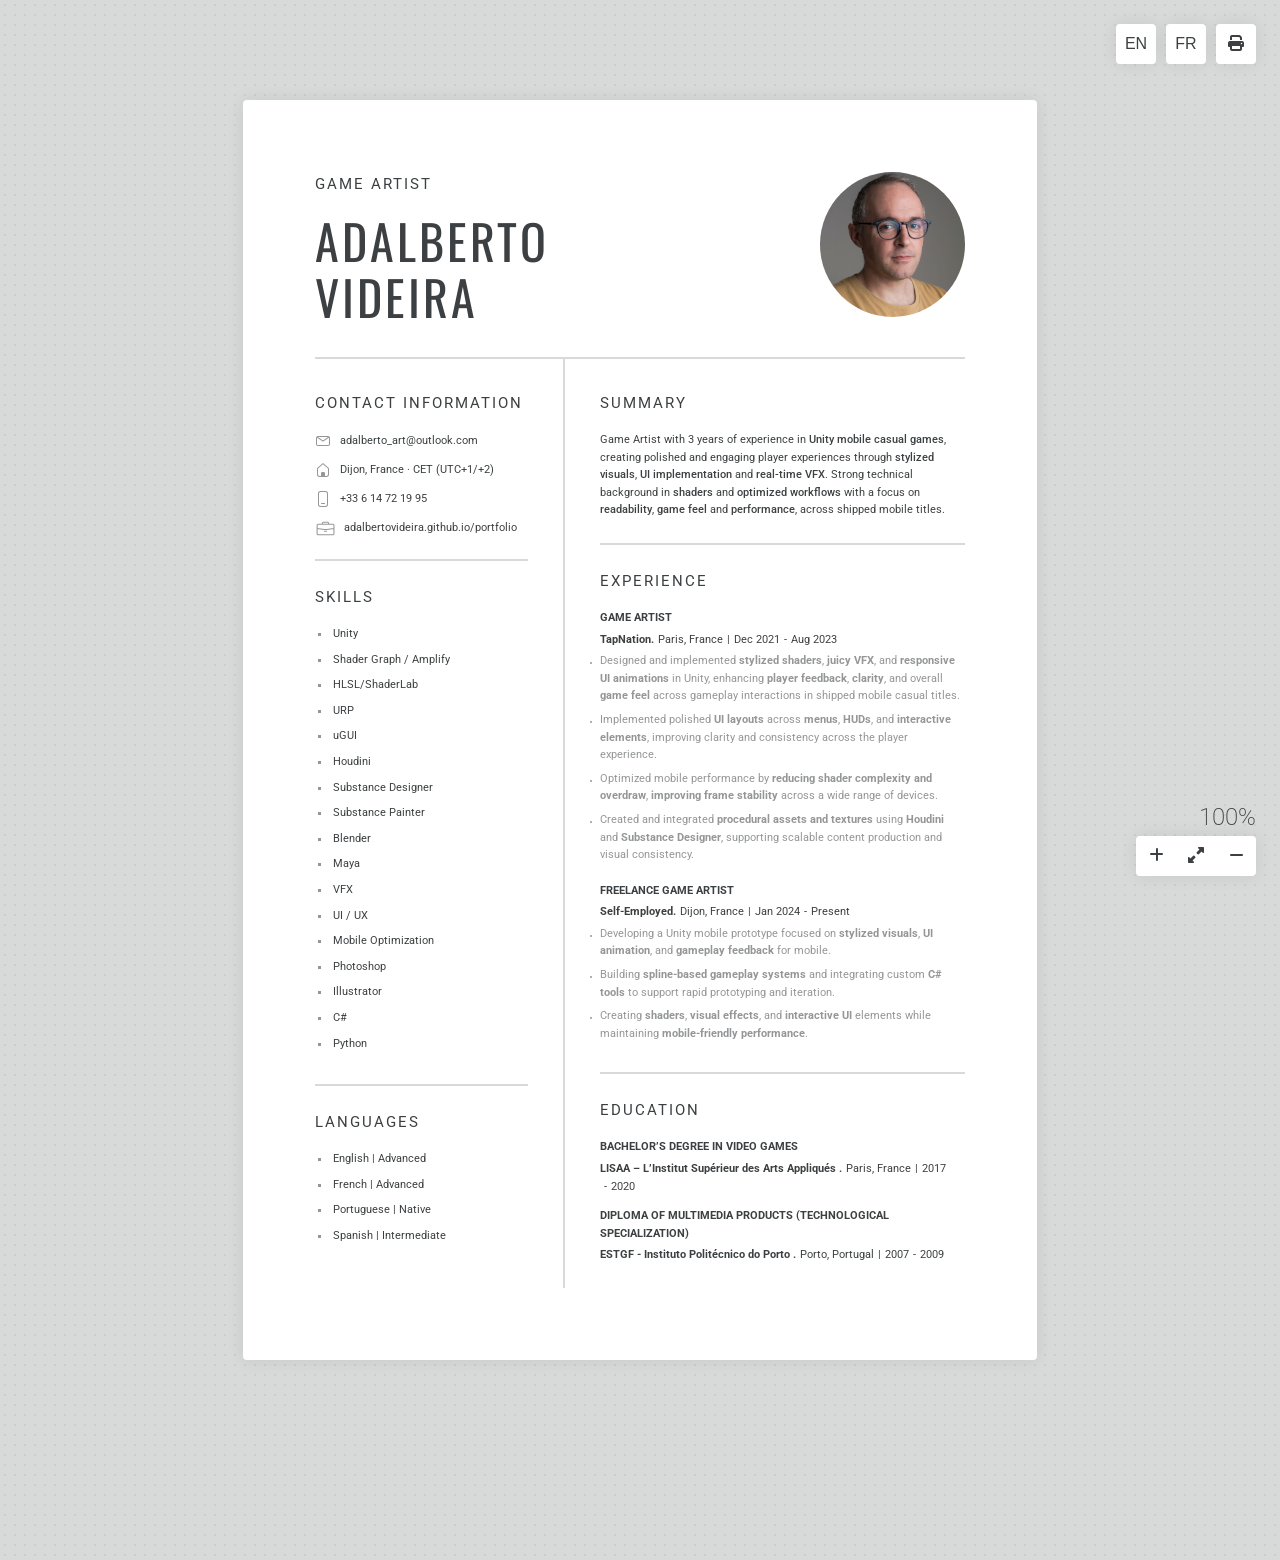
<file: cv/index.html>
<!doctype html>
<html lang="en">
  <head>
    <meta charset="UTF-8" />
    <meta name="viewport" content="width=device-width, initial-scale=1.0" />
    <link rel="preconnect" href="https://fonts.googleapis.com" />
    <link rel="preconnect" href="https://fonts.gstatic.com" crossorigin />
    <link
      href="https://fonts.googleapis.com/css2?family=Oswald:wght@200..700&family=Roboto:ital,wght@0,100..900;1,100..900&display=swap"
      rel="stylesheet"
    />
    <link
      rel="stylesheet"
      href="https://cdnjs.cloudflare.com/ajax/libs/font-awesome/6.7.2/css/all.min.css"
      integrity="sha512-Evv84Mr4kqVGRNSgIGL/F/aIDqQb7xQ2vcrdIwxfjThSH8CSR7PBEakCr51Ck+w+/U6swU2Im1vVX0SVk9ABhg=="
      crossorigin="anonymous"
      referrerpolicy="no-referrer"
    />
    <link rel="stylesheet" href="./css/styles.css" />
    <title>Adalberto Videira - Game Artist Resume</title>
    <link rel="icon" type="image/x-icon" href="./images/favicon.svg" />
  </head>
  <body>
    <!--* Header *-->
    <header></header>

    <!--* Page A4 *-->
    <div class="pageA4">
      <!--^ Page Header ^-->
      <div class="header">
        <div class="header_column">
          <div class="header_column_left">
            <div class="header_occupation">
              <h1>Game Artist</h1>
            </div>
            <div class="header_name">
              <span class="header_firstName">Adalberto</span>
              <span class="header_lastName">Videira</span>
            </div>
          </div>

          <div class="header_column_right">
            <div class="photo_rounded">
              <img src="./images/Photo.jpg" alt="user photo" />
            </div>
          </div>
        </div>
      </div>

      <!--^ Page Content ^-->
      <div class="content">
        <!--^ Left Column ^-->
        <div class="content_column">
          <div class="content_column_left">
            <!--^ Contact Information ^-->
            <div class="template_section">
              <div class="template_section_title">
                <span>Contact Information</span>
              </div>
              <div class="template_section_container">
                <div class="email withIcon">
                  <div class="icon">
                    <svg
                      width="14"
                      height="10"
                      viewBox="0 0 14 10"
                      xmlns="http://www.w3.org/2000/svg"
                    >
                      <path
                        d="M12 0a2 2 0 0 1 2 2v6a2 2 0 0 1-2 2H2a2 2 0 0 1-2-2V2a2 2 0 0 1 2-2h10zm.935 1.644L7.267 5.416a.5.5 0 0 1-.555 0L1.065 1.644A.998.998 0 0 0 1 2v6a1 1 0 0 0 1 1h10a1 1 0 0 0 1-1V2a.998.998 0 0 0-.065-.356zM12 1H2l-.093.005 5.082 3.393 5.1-3.394A1.013 1.013 0 0 0 12 1z"
                        fill="#3e423d"
                        fill-rule="nonzero"
                        opacity=".55"
                      ></path>
                    </svg>
                  </div>
                  <a href="mailto:adalberto_art@outlook.com" target="_blank"
                    >adalberto_art@outlook.com</a
                  >
                </div>
                <div class="mailAddress withIcon">
                  <div class="icon">
                    <svg
                      width="12"
                      height="14"
                      viewBox="0 0 12 14"
                      xmlns="http://www.w3.org/2000/svg"
                    >
                      <path
                        d="m6 0 5.521 4.685c.304.257.479.635.479 1.034v5.569A2.712 2.712 0 0 1 9.288 14H2.712A2.712 2.712 0 0 1 0 11.288v-5.57c0-.398.175-.776.479-1.033L6 0zm0 1.311L1.126 5.447c-.06.051-.1.12-.118.195L1 5.719v5.569C1 12.233 1.767 13 2.712 13H4v-2.644C4 9.607 4.607 9 5.356 9h1.288C7.393 9 8 9.607 8 10.356V13h1.288c.945 0 1.712-.767 1.712-1.712v-5.57a.356.356 0 0 0-.126-.27L6 1.31z"
                        fill="#3e423d"
                        fill-rule="nonzero"
                        opacity=".55"
                      ></path>
                    </svg>
                  </div>
                  <p>Dijon, France · CET (UTC+1/+2)</p>
                </div>
                <div class="phone withIcon">
                  <div class="icon">
                    <svg
                      width="10"
                      height="16"
                      viewBox="0 0 10 16"
                      xmlns="http://www.w3.org/2000/svg"
                    >
                      <path
                        d="M7.288 0A2.712 2.712 0 0 1 10 2.712v10.576A2.712 2.712 0 0 1 7.288 16H2.712A2.712 2.712 0 0 1 0 13.288V2.712A2.712 2.712 0 0 1 2.712 0h4.576zm0 1H2.712C1.767 1 1 1.767 1 2.712v10.576C1 14.233 1.767 15 2.712 15h4.576C8.233 15 9 14.233 9 13.288V2.712C9 1.767 8.233 1 7.288 1zM6.5 12a.5.5 0 1 1 0 1h-3a.5.5 0 1 1 0-1h3z"
                        fill="#3e423d"
                        fill-rule="evenodd"
                        opacity=".55"
                      ></path>
                    </svg>
                  </div>
                  <a href="tel:+33614721995" target="_blank"
                    >+33 6 14 72 19 95</a
                  >
                </div>
                <div class="website withIcon">
                  <div class="icon">
                    <svg
                      width="20"
                      height="20"
                      viewBox="2 2 19 19"
                      fill="none"
                      xmlns="http://www.w3.org/2000/svg"
                    >
                      <path
                        d="M4 12V9C4 8.44771 4.44772 8 5 8H9M4 12V17C4 17.5523 4.44772 18 5 18H19C19.5523 18 20 17.5523 20 17V12M4 12L11 13H13L20 12M20 12V9C20 8.44771 19.5523 8 19 8H15M9 8V7C9 6.44772 9.44772 6 10 6H14C14.5523 6 15 6.44772 15 7V8M9 8H15M11 14.5H13"
                        stroke="#3e423d"
                        opacity=".55"
                        stroke-linecap="round"
                        stroke-linejoin="round"
                      />
                    </svg>
                  </div>
                  <a
                    href="https://adalbertovideira.github.io/portfolio"
                    target="_blank"
                    >adalbertovideira.github.io/portfolio</a
                  >
                </div>
              </div>
            </div>
            <!--^ Skills ^-->
            <div class="template_section">
              <div class="template_section_title">
                <span>Skills</span>
              </div>
              <div class="template_section_container">
                <ul>
                  <li>Unity</li>
                  <li>Shader Graph / Amplify</li>
                  <li>HLSL/ShaderLab</li>
                  <li>URP</li>
                  <li>uGUI</li>
                  <li>Houdini</li>
                  <li>Substance Designer</li>
                  <li>Substance Painter</li>
                  <li>Blender</li>
                  <li>Maya</li>
                  <li>VFX</li>
                  <li>UI / UX</li>
                  <li>Mobile Optimization</li>
                  <li>Photoshop</li>
                  <li>Illustrator</li>
                  <li>C#</li>
                  <li>Python</li>
                </ul>
              </div>
            </div>
            <!--^ Languages ^-->
            <div class="template_section">
              <div class="template_section_title">
                <span>Languages</span>
              </div>
              <div class="template_section_container">
                <ul>
                  <li>English | Advanced</li>
                  <li>French | Advanced</li>
                  <li>Portuguese | Native</li>
                  <li>Spanish | Intermediate</li>
                </ul>
              </div>
            </div>
          </div>
        </div>

        <!--^ Right Column ^-->
        <div class="content_column">
          <div class="content_column_right">
            <!--^ Summary ^-->
            <div class="template_section">
              <div class="template_section_title">
                <span>Summary</span>
              </div>
              <div class="template_section_container">
                <p>
                  Game Artist with 3 years of experience in
                  <strong>Unity mobile casual games</strong>, creating polished
                  and engaging player experiences through
                  <strong>stylized visuals</strong>,
                  <strong>UI implementation</strong> and
                  <strong>real-time VFX</strong>. Strong technical background in
                  <strong>shaders</strong> and
                  <strong>optimized workflows</strong> with a focus on
                  <strong>readability</strong>, <strong>game feel</strong> and
                  <strong>performance</strong>, across shipped mobile titles.
                </p>
              </div>
            </div>
            <!--^ Experience ^ -->
            <div class="template_section">
              <div class="template_section_title">
                <span>Experience</span>
              </div>
              <div class="template_section_container">
                <!--^ Game Artist ^-->
                <div class="template_section_item">
                  <div class="title">
                    <span>Game Artist</span>
                  </div>
                  <div class="meta">
                    <div class="name">TapNation</div>
                    <div class="location">Paris, France</div>
                    <div class="startDate"><span>Dec 2021</span></div>
                    <div class="endDate"><span>Aug 2023</span></div>
                  </div>
                  <div class="template_section_description">
                    <ul>
                      <li>
                        Designed and implemented
                        <strong>stylized shaders</strong>,
                        <strong>juicy VFX</strong>, and
                        <strong>responsive UI animations</strong> in Unity,
                        enhancing <strong>player feedback</strong>,
                        <strong>clarity</strong>, and overall
                        <strong>game feel</strong> across gameplay interactions
                        in shipped mobile casual titles.
                      </li>
                      <li>
                        Implemented polished
                        <strong>UI layouts</strong> across
                        <strong>menus</strong>, <strong>HUDs</strong>, and
                        <strong>interactive elements</strong>, improving clarity
                        and consistency across the player experience.
                      </li>
                      <li>
                        Optimized mobile performance by
                        <strong>reducing shader complexity and overdraw</strong
                        >, <strong>improving frame stability</strong>
                        across a wide range of devices.
                      </li>
                      <li>
                        Created and integrated
                        <strong>procedural assets and textures</strong> using
                        <strong>Houdini</strong> and
                        <strong>Substance Designer</strong>, supporting scalable
                        content production and visual consistency.
                      </li>
                    </ul>
                  </div>
                </div>
                <!--^ Freelance Game Artist ^-->
                <div class="template_section_item">
                  <div class="title">
                    <span>Freelance Game Artist</span>
                  </div>
                  <div class="meta">
                    <div class="name">Self-Employed</div>
                    <div class="location">Dijon, France</div>
                    <div class="startDate"><span>Jan 2024</span></div>
                    <div class="endDate"><span>Present</span></div>
                  </div>
                  <div class="template_section_description">
                    <ul>
                      <li>
                        Developing a Unity mobile prototype focused on
                        <strong>stylized visuals</strong>,
                        <strong>UI animation</strong>, and
                        <strong>gameplay feedback</strong> for mobile.
                      </li>
                      <li>
                        Building
                        <strong>spline-based gameplay systems</strong> and
                        integrating custom <strong>C# tools</strong> to support
                        rapid prototyping and iteration.
                      </li>
                      <li>
                        Creating <strong>shaders</strong>,
                        <strong>visual effects</strong>, and
                        <strong>interactive UI</strong> elements while
                        maintaining
                        <strong>mobile-friendly performance</strong>.
                      </li>
                    </ul>
                  </div>
                </div>
              </div>
            </div>
            <!--^ Education ^-->
            <div class="template_section">
              <div class="template_section_title">
                <span>Education</span>
              </div>
              <div class="template_section_container">
                <!--^ LISAA ^-->
                <div class="template_section_item">
                  <div class="title">
                    <span>Bachelor’s Degree in Video Games</span>
                  </div>
                  <div class="meta">
                    <div class="name">
                      LISAA – L’Institut Supérieur des Arts Appliqués
                    </div>
                    <div class="location">Paris, France</div>
                    <div class="startDate"><span>2017</span></div>
                    <div class="endDate"><span>2020</span></div>
                  </div>
                </div>
                <!--^ Instituto Politécnico do Porto ^-->
                <div class="template_section_item">
                  <div class="title">
                    <span
                      >Diploma of Multimedia Products (Technological
                      Specialization)</span
                    >
                  </div>
                  <div class="meta">
                    <div class="name">
                      ESTGF - Instituto Politécnico do Porto
                    </div>
                    <div class="location">Porto, Portugal</div>
                    <div class="startDate"><span>2007</span></div>
                    <div class="endDate"><span>2009</span></div>
                  </div>
                </div>
              </div>
            </div>
          </div>
        </div>
      </div>
    </div>

    <!--* Control Buttons *-->
    <aside>
      <!--^ Top Buttons ^-->
      <div class="top-buttons-controls">
        <button class="btn" onclick="">EN</button>
        <a href="./index_fr.html" target="_self">
          <button class="btn" onclick="">FR</button>
        </a>
        <!--^ Print Button ^-->
        <button class="btn" onclick="printPageA4()">
          <i class="fa-solid fa-print"></i>
        </button>
      </div>

      <!--^ Zoom Controls ^-->
      <div class="zoom-controls">
        <div class="zoom-controls_zoom">100%</div>
        <div class="zoom-controls_buttons">
          <button id="zoomInBtn" onclick="zoomIn()">
            <i class="fa-solid fa-plus"></i>
          </button>
          <button id="zoomResetBtn" onclick="zoomReset()">
            <i class="fa-solid fa-up-right-and-down-left-from-center"></i>
          </button>
          <button id="zoomOutBtn" onclick="zoomOut()">
            <i class="fa-solid fa-minus"></i>
          </button>
        </div>
      </div>
    </aside>

    <!--* Footer *-->
    <footer></footer>

    <!--* Scripts *-->
    <script src="./js/script.js"></script>
  </body>
</html>
</file>
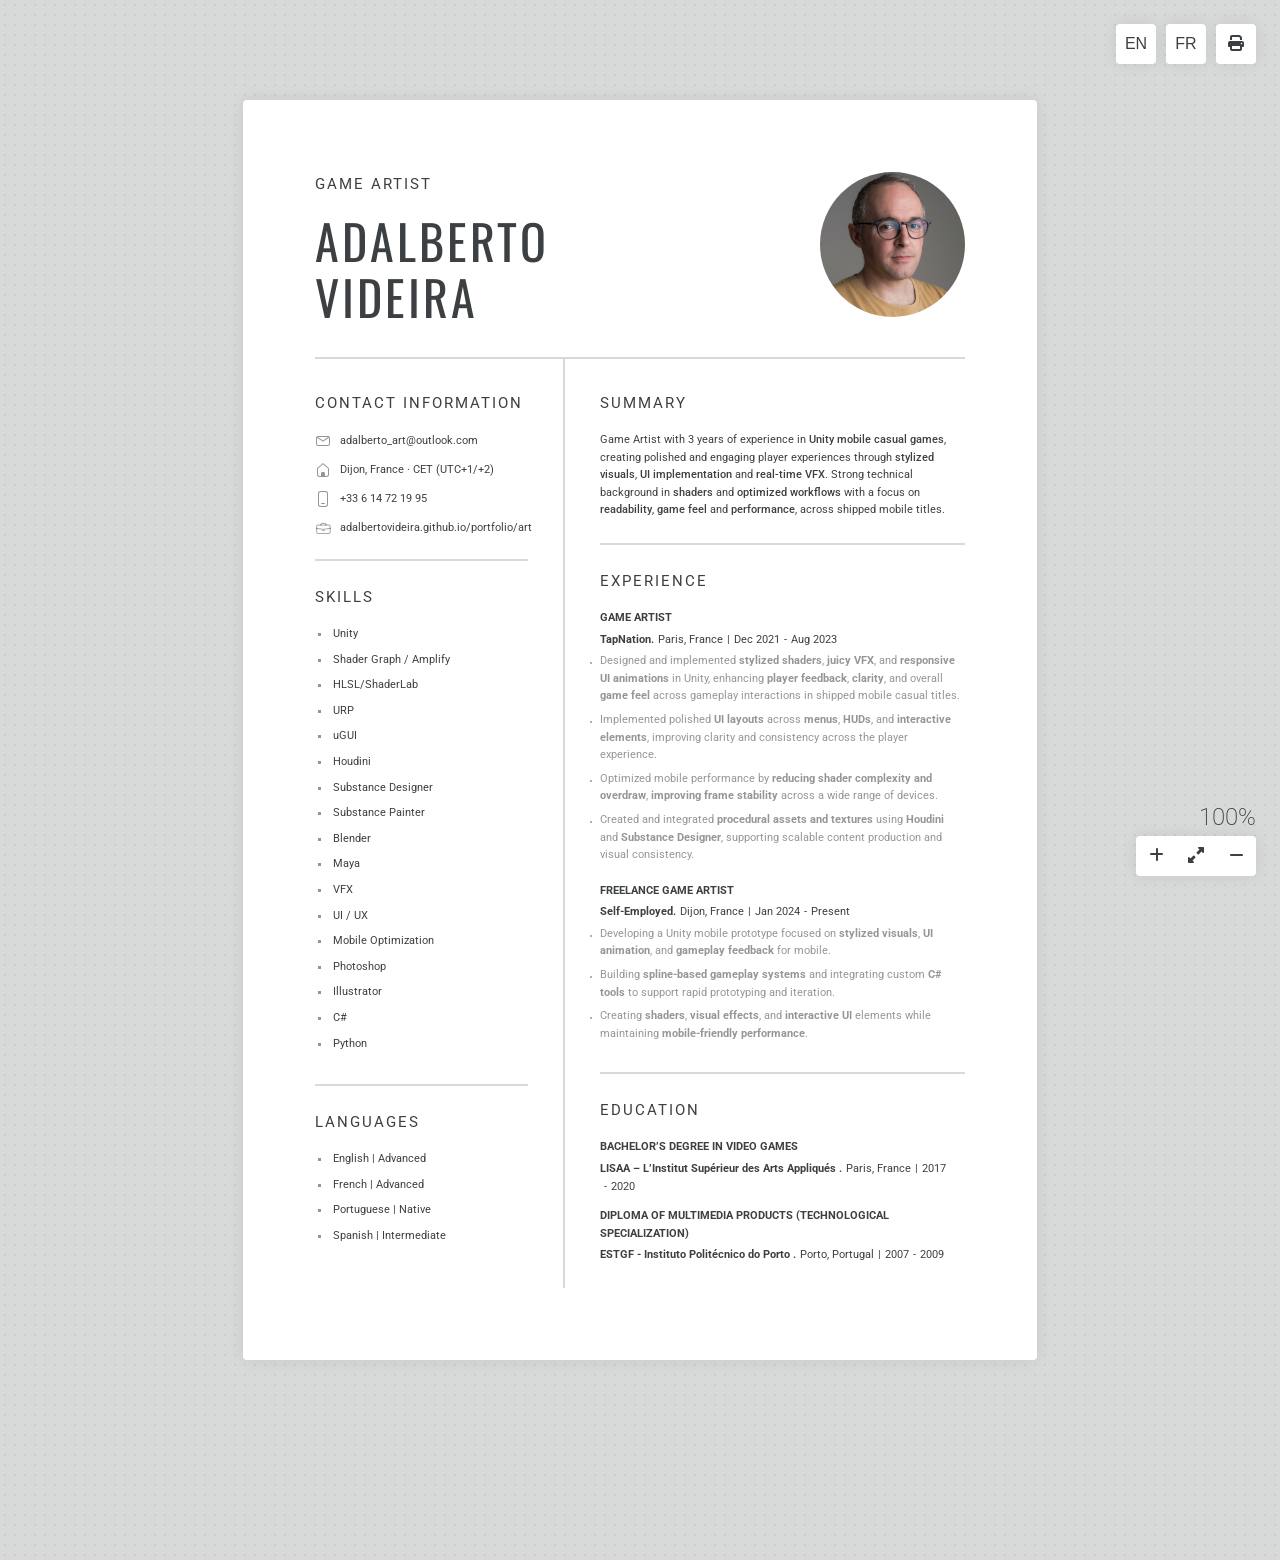
<file: gameartist/index.html>
<!doctype html>
<html lang="en">
  <head>
    <meta charset="UTF-8" />
    <meta name="viewport" content="width=device-width, initial-scale=1.0" />
    <link rel="preconnect" href="https://fonts.googleapis.com" />
    <link rel="preconnect" href="https://fonts.gstatic.com" crossorigin />
    <link
      href="https://fonts.googleapis.com/css2?family=Oswald:wght@200..700&family=Roboto:ital,wght@0,100..900;1,100..900&display=swap"
      rel="stylesheet"
    />
    <link
      rel="stylesheet"
      href="https://cdnjs.cloudflare.com/ajax/libs/font-awesome/6.7.2/css/all.min.css"
      integrity="sha512-Evv84Mr4kqVGRNSgIGL/F/aIDqQb7xQ2vcrdIwxfjThSH8CSR7PBEakCr51Ck+w+/U6swU2Im1vVX0SVk9ABhg=="
      crossorigin="anonymous"
      referrerpolicy="no-referrer"
    />
    <link rel="stylesheet" href="./css/styles.css" />
    <title>Adalberto Videira - Game Artist Resume</title>
    <link rel="icon" type="image/x-icon" href="./images/favicon.svg" />
  </head>
  <body>
    <!--* Header *-->
    <header></header>

    <!--* Page A4 *-->
    <div class="pageA4">
      <!--^ Page Header ^-->
      <div class="header">
        <div class="header_column">
          <div class="header_column_left">
            <div class="header_occupation">
              <h1>Game Artist</h1>
            </div>
            <div class="header_name">
              <span class="header_firstName">Adalberto</span>
              <span class="header_lastName">Videira</span>
            </div>
          </div>

          <div class="header_column_right">
            <div class="photo_rounded">
              <img src="./images/Photo.jpg" alt="user photo" />
            </div>
          </div>
        </div>
      </div>

      <!--^ Page Content ^-->
      <div class="content">
        <!--^ Left Column ^-->
        <div class="content_column">
          <div class="content_column_left">
            <!--^ Contact Information ^-->
            <div class="template_section">
              <div class="template_section_title">
                <span>Contact Information</span>
              </div>
              <div class="template_section_container">
                <div class="email withIcon">
                  <div class="icon">
                    <svg
                      width="14"
                      height="10"
                      viewBox="0 0 14 10"
                      xmlns="http://www.w3.org/2000/svg"
                    >
                      <path
                        d="M12 0a2 2 0 0 1 2 2v6a2 2 0 0 1-2 2H2a2 2 0 0 1-2-2V2a2 2 0 0 1 2-2h10zm.935 1.644L7.267 5.416a.5.5 0 0 1-.555 0L1.065 1.644A.998.998 0 0 0 1 2v6a1 1 0 0 0 1 1h10a1 1 0 0 0 1-1V2a.998.998 0 0 0-.065-.356zM12 1H2l-.093.005 5.082 3.393 5.1-3.394A1.013 1.013 0 0 0 12 1z"
                        fill="#3e423d"
                        fill-rule="nonzero"
                        opacity=".55"
                      ></path>
                    </svg>
                  </div>
                  <a href="mailto:adalberto_art@outlook.com" target="_blank"
                    >adalberto_art@outlook.com</a
                  >
                </div>
                <div class="mailAddress withIcon">
                  <div class="icon">
                    <svg
                      width="12"
                      height="14"
                      viewBox="0 0 12 14"
                      xmlns="http://www.w3.org/2000/svg"
                    >
                      <path
                        d="m6 0 5.521 4.685c.304.257.479.635.479 1.034v5.569A2.712 2.712 0 0 1 9.288 14H2.712A2.712 2.712 0 0 1 0 11.288v-5.57c0-.398.175-.776.479-1.033L6 0zm0 1.311L1.126 5.447c-.06.051-.1.12-.118.195L1 5.719v5.569C1 12.233 1.767 13 2.712 13H4v-2.644C4 9.607 4.607 9 5.356 9h1.288C7.393 9 8 9.607 8 10.356V13h1.288c.945 0 1.712-.767 1.712-1.712v-5.57a.356.356 0 0 0-.126-.27L6 1.31z"
                        fill="#3e423d"
                        fill-rule="nonzero"
                        opacity=".55"
                      ></path>
                    </svg>
                  </div>
                  <p>Dijon, France · CET (UTC+1/+2)</p>
                </div>
                <div class="phone withIcon">
                  <div class="icon">
                    <svg
                      width="10"
                      height="16"
                      viewBox="0 0 10 16"
                      xmlns="http://www.w3.org/2000/svg"
                    >
                      <path
                        d="M7.288 0A2.712 2.712 0 0 1 10 2.712v10.576A2.712 2.712 0 0 1 7.288 16H2.712A2.712 2.712 0 0 1 0 13.288V2.712A2.712 2.712 0 0 1 2.712 0h4.576zm0 1H2.712C1.767 1 1 1.767 1 2.712v10.576C1 14.233 1.767 15 2.712 15h4.576C8.233 15 9 14.233 9 13.288V2.712C9 1.767 8.233 1 7.288 1zM6.5 12a.5.5 0 1 1 0 1h-3a.5.5 0 1 1 0-1h3z"
                        fill="#3e423d"
                        fill-rule="evenodd"
                        opacity=".55"
                      ></path>
                    </svg>
                  </div>
                  <a href="tel:+33614721995" target="_blank"
                    >+33 6 14 72 19 95</a
                  >
                </div>
                <div class="website withIcon">
                  <div class="icon">
                    <svg
                      width="20"
                      height="20"
                      viewBox="2 2 19 19"
                      fill="none"
                      xmlns="http://www.w3.org/2000/svg"
                    >
                      <path
                        d="M4 12V9C4 8.44771 4.44772 8 5 8H9M4 12V17C4 17.5523 4.44772 18 5 18H19C19.5523 18 20 17.5523 20 17V12M4 12L11 13H13L20 12M20 12V9C20 8.44771 19.5523 8 19 8H15M9 8V7C9 6.44772 9.44772 6 10 6H14C14.5523 6 15 6.44772 15 7V8M9 8H15M11 14.5H13"
                        stroke="#3e423d"
                        opacity=".55"
                        stroke-linecap="round"
                        stroke-linejoin="round"
                      />
                    </svg>
                  </div>
                  <a
                    href="https://adalbertovideira.github.io/portfolio/art"
                    target="_blank"
                    >adalbertovideira.github.io/portfolio/art</a
                  >
                </div>
              </div>
            </div>
            <!--^ Skills ^-->
            <div class="template_section">
              <div class="template_section_title">
                <span>Skills</span>
              </div>
              <div class="template_section_container">
                <ul>
                  <li>Unity</li>
                  <li>Shader Graph / Amplify</li>
                  <li>HLSL/ShaderLab</li>
                  <li>URP</li>
                  <li>uGUI</li>
                  <li>Houdini</li>
                  <li>Substance Designer</li>
                  <li>Substance Painter</li>
                  <li>Blender</li>
                  <li>Maya</li>
                  <li>VFX</li>
                  <li>UI / UX</li>
                  <li>Mobile Optimization</li>
                  <li>Photoshop</li>
                  <li>Illustrator</li>
                  <li>C#</li>
                  <li>Python</li>
                </ul>
              </div>
            </div>
            <!--^ Languages ^-->
            <div class="template_section">
              <div class="template_section_title">
                <span>Languages</span>
              </div>
              <div class="template_section_container">
                <ul>
                  <li>English | Advanced</li>
                  <li>French | Advanced</li>
                  <li>Portuguese | Native</li>
                  <li>Spanish | Intermediate</li>
                </ul>
              </div>
            </div>
          </div>
        </div>

        <!--^ Right Column ^-->
        <div class="content_column">
          <div class="content_column_right">
            <!--^ Summary ^-->
            <div class="template_section">
              <div class="template_section_title">
                <span>Summary</span>
              </div>
              <div class="template_section_container">
                <p>
                  Game Artist with 3 years of experience in
                  <strong>Unity mobile casual games</strong>, creating polished
                  and engaging player experiences through
                  <strong>stylized visuals</strong>,
                  <strong>UI implementation</strong> and
                  <strong>real-time VFX</strong>. Strong technical background in
                  <strong>shaders</strong> and
                  <strong>optimized workflows</strong> with a focus on
                  <strong>readability</strong>, <strong>game feel</strong> and
                  <strong>performance</strong>, across shipped mobile titles.
                </p>
              </div>
            </div>
            <!--^ Experience ^ -->
            <div class="template_section">
              <div class="template_section_title">
                <span>Experience</span>
              </div>
              <div class="template_section_container">
                <!--^ Game Artist ^-->
                <div class="template_section_item">
                  <div class="title">
                    <span>Game Artist</span>
                  </div>
                  <div class="meta">
                    <div class="name">TapNation</div>
                    <div class="location">Paris, France</div>
                    <div class="startDate"><span>Dec 2021</span></div>
                    <div class="endDate"><span>Aug 2023</span></div>
                  </div>
                  <div class="template_section_description">
                    <ul>
                      <li>
                        Designed and implemented
                        <strong>stylized shaders</strong>,
                        <strong>juicy VFX</strong>, and
                        <strong>responsive UI animations</strong> in Unity,
                        enhancing <strong>player feedback</strong>,
                        <strong>clarity</strong>, and overall
                        <strong>game feel</strong> across gameplay interactions
                        in shipped mobile casual titles.
                      </li>
                      <li>
                        Implemented polished
                        <strong>UI layouts</strong> across
                        <strong>menus</strong>, <strong>HUDs</strong>, and
                        <strong>interactive elements</strong>, improving clarity
                        and consistency across the player experience.
                      </li>
                      <li>
                        Optimized mobile performance by
                        <strong>reducing shader complexity and overdraw</strong
                        >, <strong>improving frame stability</strong>
                        across a wide range of devices.
                      </li>
                      <li>
                        Created and integrated
                        <strong>procedural assets and textures</strong> using
                        <strong>Houdini</strong> and
                        <strong>Substance Designer</strong>, supporting scalable
                        content production and visual consistency.
                      </li>
                    </ul>
                  </div>
                </div>
                <!--^ Freelance Game Artist ^-->
                <div class="template_section_item">
                  <div class="title">
                    <span>Freelance Game Artist</span>
                  </div>
                  <div class="meta">
                    <div class="name">Self-Employed</div>
                    <div class="location">Dijon, France</div>
                    <div class="startDate"><span>Jan 2024</span></div>
                    <div class="endDate"><span>Present</span></div>
                  </div>
                  <div class="template_section_description">
                    <ul>
                      <li>
                        Developing a Unity mobile prototype focused on
                        <strong>stylized visuals</strong>,
                        <strong>UI animation</strong>, and
                        <strong>gameplay feedback</strong> for mobile.
                      </li>
                      <li>
                        Building
                        <strong>spline-based gameplay systems</strong> and
                        integrating custom <strong>C# tools</strong> to support
                        rapid prototyping and iteration.
                      </li>
                      <li>
                        Creating <strong>shaders</strong>,
                        <strong>visual effects</strong>, and
                        <strong>interactive UI</strong> elements while
                        maintaining
                        <strong>mobile-friendly performance</strong>.
                      </li>
                    </ul>
                  </div>
                </div>
              </div>
            </div>
            <!--^ Education ^-->
            <div class="template_section">
              <div class="template_section_title">
                <span>Education</span>
              </div>
              <div class="template_section_container">
                <!--^ LISAA ^-->
                <div class="template_section_item">
                  <div class="title">
                    <span>Bachelor’s Degree in Video Games</span>
                  </div>
                  <div class="meta">
                    <div class="name">
                      LISAA – L’Institut Supérieur des Arts Appliqués
                    </div>
                    <div class="location">Paris, France</div>
                    <div class="startDate"><span>2017</span></div>
                    <div class="endDate"><span>2020</span></div>
                  </div>
                </div>
                <!--^ Instituto Politécnico do Porto ^-->
                <div class="template_section_item">
                  <div class="title">
                    <span
                      >Diploma of Multimedia Products (Technological
                      Specialization)</span
                    >
                  </div>
                  <div class="meta">
                    <div class="name">
                      ESTGF - Instituto Politécnico do Porto
                    </div>
                    <div class="location">Porto, Portugal</div>
                    <div class="startDate"><span>2007</span></div>
                    <div class="endDate"><span>2009</span></div>
                  </div>
                </div>
              </div>
            </div>
          </div>
        </div>
      </div>
    </div>

    <!--* Control Buttons *-->
    <aside>
      <!--^ Top Buttons ^-->
      <div class="top-buttons-controls">
        <button class="btn" onclick="">EN</button>
        <a href="./index_fr.html" target="_self">
          <button class="btn" onclick="">FR</button>
        </a>
        <!--^ Print Button ^-->
        <button class="btn" onclick="printPageA4()">
          <i class="fa-solid fa-print"></i>
        </button>
      </div>

      <!--^ Zoom Controls ^-->
      <div class="zoom-controls">
        <div class="zoom-controls_zoom">100%</div>
        <div class="zoom-controls_buttons">
          <button id="zoomInBtn" onclick="zoomIn()">
            <i class="fa-solid fa-plus"></i>
          </button>
          <button id="zoomResetBtn" onclick="zoomReset()">
            <i class="fa-solid fa-up-right-and-down-left-from-center"></i>
          </button>
          <button id="zoomOutBtn" onclick="zoomOut()">
            <i class="fa-solid fa-minus"></i>
          </button>
        </div>
      </div>
    </aside>

    <!--* Footer *-->
    <footer></footer>

    <!--* Scripts *-->
    <script src="./js/script.js"></script>
  </body>
</html>
</file>
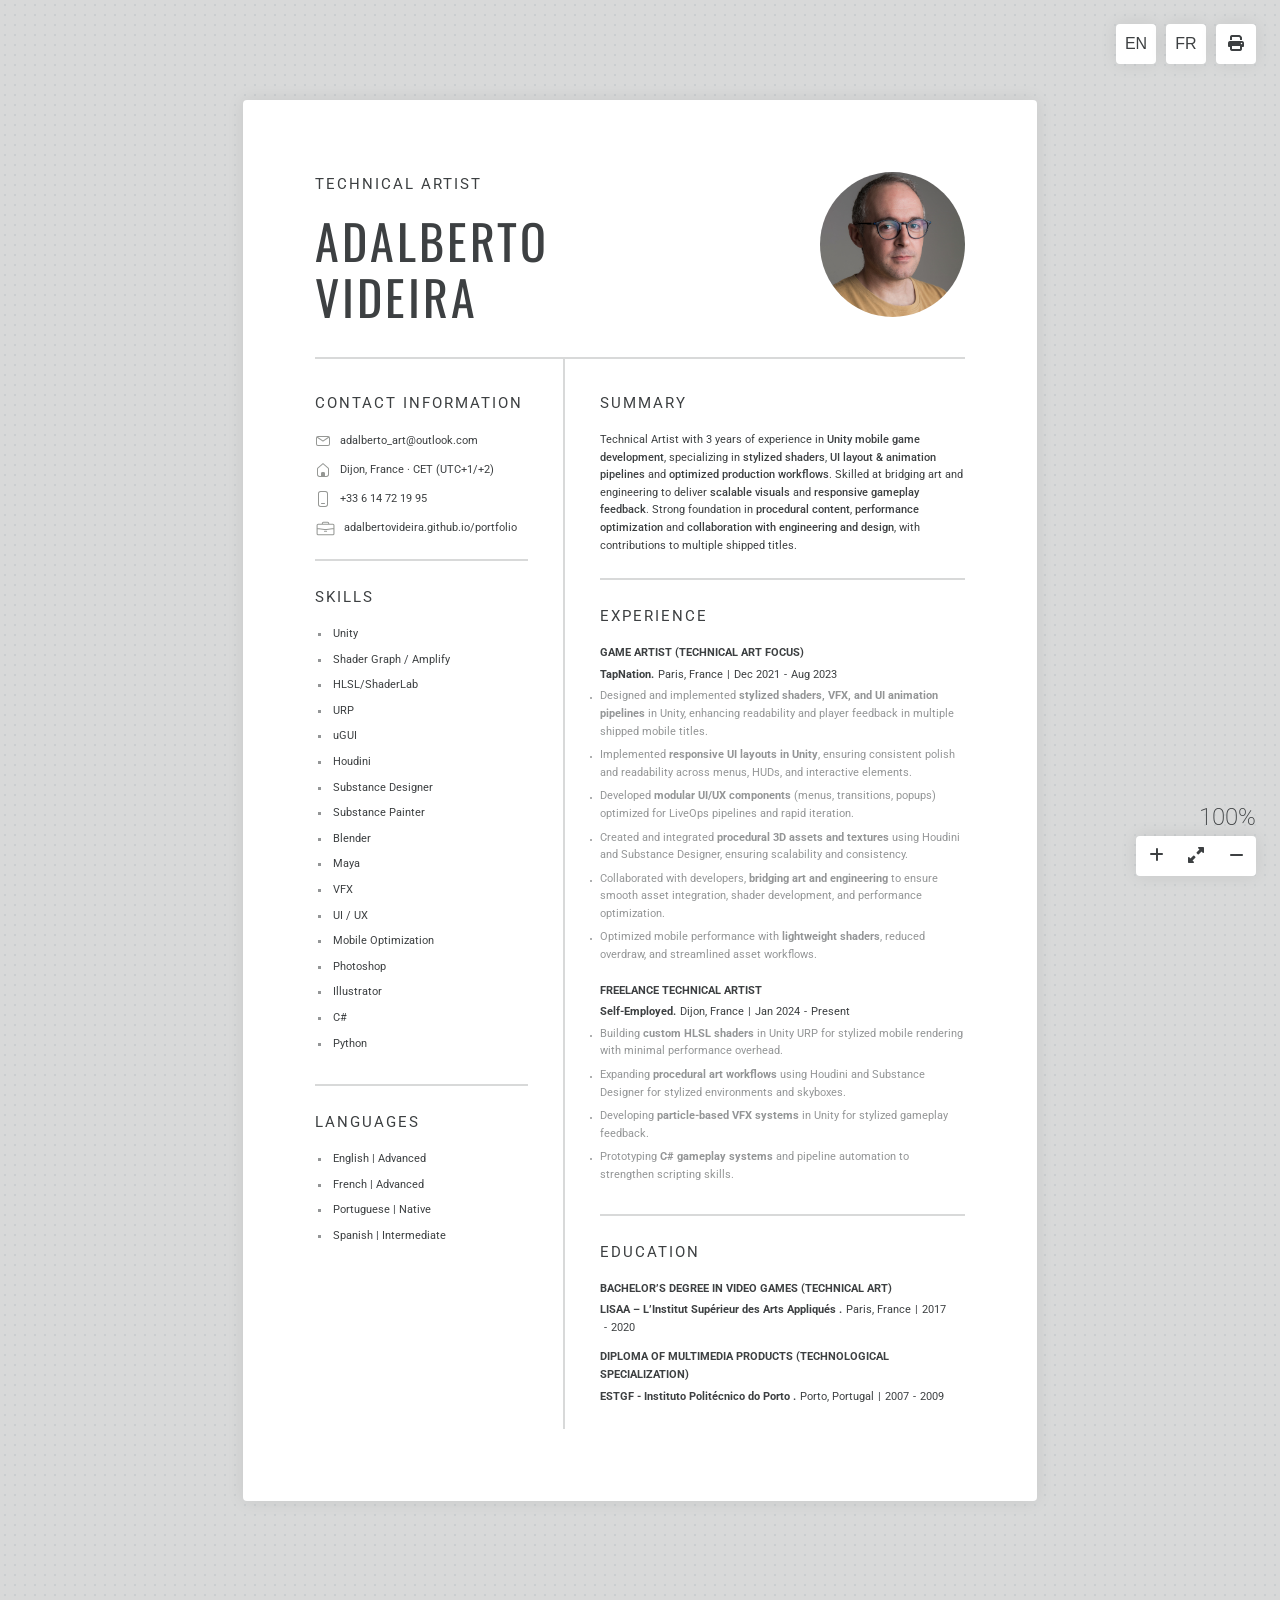
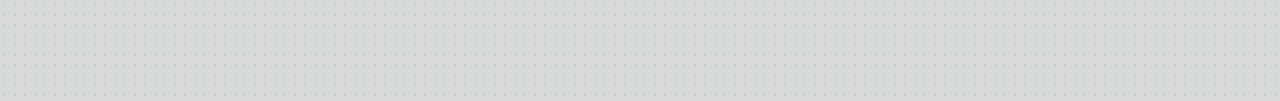
<file: techartist/index.html>
<!doctype html>
<html lang="en">
  <head>
    <meta charset="UTF-8" />
    <meta name="viewport" content="width=device-width, initial-scale=1.0" />
    <link rel="preconnect" href="https://fonts.googleapis.com" />
    <link rel="preconnect" href="https://fonts.gstatic.com" crossorigin />
    <link
      href="https://fonts.googleapis.com/css2?family=Oswald:wght@200..700&family=Roboto:ital,wght@0,100..900;1,100..900&display=swap"
      rel="stylesheet"
    />
    <link
      rel="stylesheet"
      href="https://cdnjs.cloudflare.com/ajax/libs/font-awesome/6.7.2/css/all.min.css"
      integrity="sha512-Evv84Mr4kqVGRNSgIGL/F/aIDqQb7xQ2vcrdIwxfjThSH8CSR7PBEakCr51Ck+w+/U6swU2Im1vVX0SVk9ABhg=="
      crossorigin="anonymous"
      referrerpolicy="no-referrer"
    />
    <link rel="stylesheet" href="./css/styles.css" />
    <title>Adalberto Videira - Technical Artist Resume</title>
    <link rel="icon" type="image/x-icon" href="./images/favicon.svg" />
  </head>
  <body>
    <!--* Header *-->
    <header></header>

    <!--* Page A4 *-->
    <div class="pageA4">
      <!--^ Page Header ^-->
      <div class="header">
        <div class="header_column">
          <div class="header_column_left">
            <div class="header_occupation">
              <h1>Technical Artist</h1>
            </div>
            <div class="header_name">
              <span class="header_firstName">Adalberto</span>
              <span class="header_lastName">Videira</span>
            </div>
          </div>

          <div class="header_column_right">
            <div class="photo_rounded">
              <img src="./images/Photo.jpg" alt="user photo" />
            </div>
          </div>
        </div>
      </div>

      <!--^ Page Content ^-->
      <div class="content">
        <!--^ Left Column ^-->
        <div class="content_column">
          <div class="content_column_left">
            <!--^ Contact Information ^-->
            <div class="template_section">
              <div class="template_section_title">
                <span>Contact Information</span>
              </div>
              <div class="template_section_container">
                <div class="email withIcon">
                  <div class="icon">
                    <svg
                      width="14"
                      height="10"
                      viewBox="0 0 14 10"
                      xmlns="http://www.w3.org/2000/svg"
                    >
                      <path
                        d="M12 0a2 2 0 0 1 2 2v6a2 2 0 0 1-2 2H2a2 2 0 0 1-2-2V2a2 2 0 0 1 2-2h10zm.935 1.644L7.267 5.416a.5.5 0 0 1-.555 0L1.065 1.644A.998.998 0 0 0 1 2v6a1 1 0 0 0 1 1h10a1 1 0 0 0 1-1V2a.998.998 0 0 0-.065-.356zM12 1H2l-.093.005 5.082 3.393 5.1-3.394A1.013 1.013 0 0 0 12 1z"
                        fill="#3e423d"
                        fill-rule="nonzero"
                        opacity=".55"
                      ></path>
                    </svg>
                  </div>
                  <a href="mailto:adalberto_art@outlook.com" target="_blank"
                    >adalberto_art@outlook.com</a
                  >
                </div>
                <div class="mailAddress withIcon">
                  <div class="icon">
                    <svg
                      width="12"
                      height="14"
                      viewBox="0 0 12 14"
                      xmlns="http://www.w3.org/2000/svg"
                    >
                      <path
                        d="m6 0 5.521 4.685c.304.257.479.635.479 1.034v5.569A2.712 2.712 0 0 1 9.288 14H2.712A2.712 2.712 0 0 1 0 11.288v-5.57c0-.398.175-.776.479-1.033L6 0zm0 1.311L1.126 5.447c-.06.051-.1.12-.118.195L1 5.719v5.569C1 12.233 1.767 13 2.712 13H4v-2.644C4 9.607 4.607 9 5.356 9h1.288C7.393 9 8 9.607 8 10.356V13h1.288c.945 0 1.712-.767 1.712-1.712v-5.57a.356.356 0 0 0-.126-.27L6 1.31z"
                        fill="#3e423d"
                        fill-rule="nonzero"
                        opacity=".55"
                      ></path>
                    </svg>
                  </div>
                  <p>Dijon, France · CET (UTC+1/+2)</p>
                </div>
                <div class="phone withIcon">
                  <div class="icon">
                    <svg
                      width="10"
                      height="16"
                      viewBox="0 0 10 16"
                      xmlns="http://www.w3.org/2000/svg"
                    >
                      <path
                        d="M7.288 0A2.712 2.712 0 0 1 10 2.712v10.576A2.712 2.712 0 0 1 7.288 16H2.712A2.712 2.712 0 0 1 0 13.288V2.712A2.712 2.712 0 0 1 2.712 0h4.576zm0 1H2.712C1.767 1 1 1.767 1 2.712v10.576C1 14.233 1.767 15 2.712 15h4.576C8.233 15 9 14.233 9 13.288V2.712C9 1.767 8.233 1 7.288 1zM6.5 12a.5.5 0 1 1 0 1h-3a.5.5 0 1 1 0-1h3z"
                        fill="#3e423d"
                        fill-rule="evenodd"
                        opacity=".55"
                      ></path>
                    </svg>
                  </div>
                  <a href="tel:+33614721995" target="_blank"
                    >+33 6 14 72 19 95</a
                  >
                </div>
                <div class="website withIcon">
                  <div class="icon">
                    <svg
                      width="20"
                      height="20"
                      viewBox="2 2 19 19"
                      fill="none"
                      xmlns="http://www.w3.org/2000/svg"
                    >
                      <path
                        d="M4 12V9C4 8.44771 4.44772 8 5 8H9M4 12V17C4 17.5523 4.44772 18 5 18H19C19.5523 18 20 17.5523 20 17V12M4 12L11 13H13L20 12M20 12V9C20 8.44771 19.5523 8 19 8H15M9 8V7C9 6.44772 9.44772 6 10 6H14C14.5523 6 15 6.44772 15 7V8M9 8H15M11 14.5H13"
                        stroke="#3e423d"
                        opacity=".55"
                        stroke-linecap="round"
                        stroke-linejoin="round"
                      />
                    </svg>
                  </div>
                  <a
                    href="https://adalbertovideira.github.io/portfolio"
                    target="_blank"
                    >adalbertovideira.github.io/portfolio</a
                  >
                </div>
              </div>
            </div>
            <!--^ Skills ^-->
            <div class="template_section">
              <div class="template_section_title">
                <span>Skills</span>
              </div>
              <div class="template_section_container">
                <ul>
                  <li>Unity</li>
                  <li>Shader Graph / Amplify</li>
                  <li>HLSL/ShaderLab</li>
                  <li>URP</li>
                  <li>uGUI</li>
                  <li>Houdini</li>
                  <li>Substance Designer</li>
                  <li>Substance Painter</li>
                  <li>Blender</li>
                  <li>Maya</li>
                  <li>VFX</li>
                  <li>UI / UX</li>
                  <li>Mobile Optimization</li>
                  <li>Photoshop</li>
                  <li>Illustrator</li>
                  <li>C#</li>
                  <li>Python</li>
                </ul>
              </div>
            </div>
            <!--^ Languages ^-->
            <div class="template_section">
              <div class="template_section_title">
                <span>Languages</span>
              </div>
              <div class="template_section_container">
                <ul>
                  <li>English | Advanced</li>
                  <li>French | Advanced</li>
                  <li>Portuguese | Native</li>
                  <li>Spanish | Intermediate</li>
                </ul>
              </div>
            </div>
          </div>
        </div>

        <!--^ Right Column ^-->
        <div class="content_column">
          <div class="content_column_right">
            <!--^ Summary ^-->
            <div class="template_section">
              <div class="template_section_title">
                <span>Summary</span>
              </div>
              <div class="template_section_container">
                <p>
                  Technical Artist with 3 years of experience in
                  <strong>Unity mobile game development</strong>, specializing
                  in <strong>stylized shaders</strong>,
                  <strong>UI layout &amp; animation pipelines</strong> and
                  <strong>optimized production workflows</strong>. Skilled at
                  bridging art and engineering to deliver
                  <strong>scalable visuals</strong> and
                  <strong>responsive gameplay feedback</strong>. Strong
                  foundation in <strong>procedural content</strong>,
                  <strong>performance optimization</strong> and
                  <strong>collaboration with engineering and design</strong>,
                  with contributions to multiple shipped titles.
                </p>
              </div>
            </div>
            <!--^ Experience ^ -->
            <div class="template_section">
              <div class="template_section_title">
                <span>Experience</span>
              </div>
              <div class="template_section_container">
                <!--^ Game Artist (Technical Art Focus) ^-->
                <div class="template_section_item">
                  <div class="title">
                    <span>Game Artist (Technical Art Focus)</span>
                  </div>
                  <div class="meta">
                    <div class="name">TapNation</div>
                    <div class="location">Paris, France</div>
                    <div class="startDate"><span>Dec 2021</span></div>
                    <div class="endDate"><span>Aug 2023</span></div>
                  </div>
                  <div class="template_section_description">
                    <ul>
                      <li>
                        Designed and implemented
                        <strong
                          >stylized shaders, VFX, and UI animation
                          pipelines</strong
                        >
                        in Unity, enhancing readability and player feedback in
                        multiple shipped mobile titles.
                      </li>
                      <li>
                        Implemented
                        <strong>responsive UI layouts in Unity</strong>,
                        ensuring consistent polish and readability across menus,
                        HUDs, and interactive elements.
                      </li>
                      <li>
                        Developed
                        <strong>modular UI/UX components</strong> (menus,
                        transitions, popups) optimized for LiveOps pipelines and
                        rapid iteration.
                      </li>
                      <li>
                        Created and integrated
                        <strong>procedural 3D assets and textures</strong> using
                        Houdini and Substance Designer, ensuring scalability and
                        consistency.
                      </li>
                      <li>
                        Collaborated with developers,
                        <strong>bridging art and engineering</strong> to ensure
                        smooth asset integration, shader development, and
                        performance optimization.
                      </li>
                      <li>
                        Optimized mobile performance with
                        <strong>lightweight shaders</strong>, reduced overdraw,
                        and streamlined asset workflows.
                      </li>
                    </ul>
                  </div>
                </div>
                <!--^ Freelance Technical Artist ^-->
                <div class="template_section_item">
                  <div class="title">
                    <span>Freelance Technical Artist</span>
                  </div>
                  <div class="meta">
                    <div class="name">Self-Employed</div>
                    <div class="location">Dijon, France</div>
                    <div class="startDate"><span>Jan 2024</span></div>
                    <div class="endDate"><span>Present</span></div>
                  </div>
                  <div class="template_section_description">
                    <ul>
                      <li>
                        Building <strong>custom HLSL shaders</strong> in Unity
                        URP for stylized mobile rendering with minimal
                        performance overhead.
                      </li>
                      <li>
                        Expanding
                        <strong>procedural art workflows</strong> using Houdini
                        and Substance Designer for stylized environments and
                        skyboxes.
                      </li>
                      <li>
                        Developing
                        <strong>particle-based VFX systems</strong> in Unity for
                        stylized gameplay feedback.
                      </li>
                      <li>
                        Prototyping <strong>C# gameplay systems</strong> and
                        pipeline automation to strengthen scripting skills.
                      </li>
                    </ul>
                  </div>
                </div>
              </div>
            </div>
            <!--^ Education ^-->
            <div class="template_section">
              <div class="template_section_title">
                <span>Education</span>
              </div>
              <div class="template_section_container">
                <!--^ LISAA ^-->
                <div class="template_section_item">
                  <div class="title">
                    <span
                      >Bachelor’s Degree in Video Games (Technical Art)</span
                    >
                  </div>
                  <div class="meta">
                    <div class="name">
                      LISAA – L’Institut Supérieur des Arts Appliqués
                    </div>
                    <div class="location">Paris, France</div>
                    <div class="startDate"><span>2017</span></div>
                    <div class="endDate"><span>2020</span></div>
                  </div>
                </div>
                <!--^ Instituto Politécnico do Porto ^-->
                <div class="template_section_item">
                  <div class="title">
                    <span
                      >Diploma of Multimedia Products (Technological
                      Specialization)</span
                    >
                  </div>
                  <div class="meta">
                    <div class="name">
                      ESTGF - Instituto Politécnico do Porto
                    </div>
                    <div class="location">Porto, Portugal</div>
                    <div class="startDate"><span>2007</span></div>
                    <div class="endDate"><span>2009</span></div>
                  </div>
                </div>
              </div>
            </div>
          </div>
        </div>
      </div>
    </div>

    <!--* Control Buttons *-->
    <aside>
      <!--^ Top Buttons ^-->
      <div class="top-buttons-controls">
        <button class="btn" onclick="">EN</button>
        <a href="./index_fr.html" target="_self">
          <button class="btn" onclick="">FR</button>
        </a>
        <!--^ Print Button ^-->
        <button class="btn" onclick="printPageA4()">
          <i class="fa-solid fa-print"></i>
        </button>
      </div>

      <!--^ Zoom Controls ^-->
      <div class="zoom-controls">
        <div class="zoom-controls_zoom">100%</div>
        <div class="zoom-controls_buttons">
          <button id="zoomInBtn" onclick="zoomIn()">
            <i class="fa-solid fa-plus"></i>
          </button>
          <button id="zoomResetBtn" onclick="zoomReset()">
            <i class="fa-solid fa-up-right-and-down-left-from-center"></i>
          </button>
          <button id="zoomOutBtn" onclick="zoomOut()">
            <i class="fa-solid fa-minus"></i>
          </button>
        </div>
      </div>
    </aside>

    <!--* Footer *-->
    <footer></footer>

    <!--* Scripts *-->
    <script src="./js/script.js"></script>
  </body>
</html>
</file>
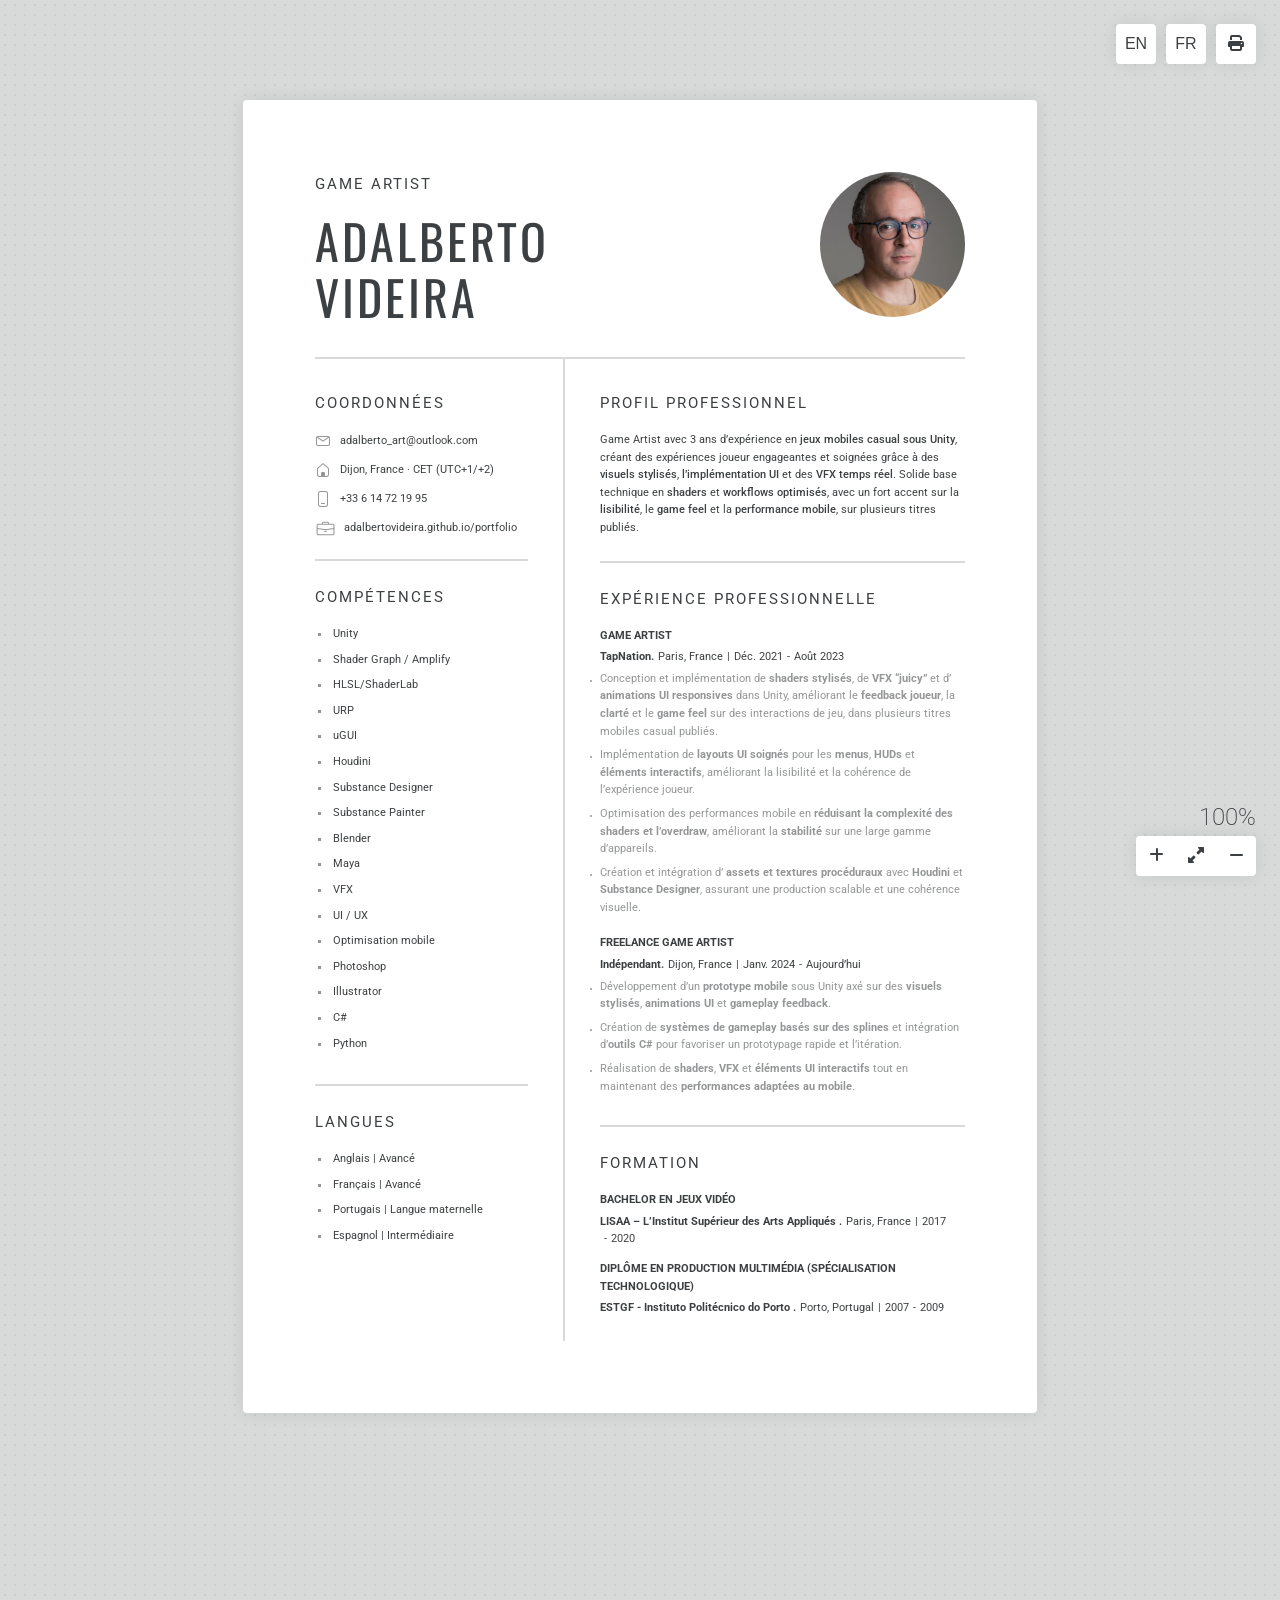
<file: cv/index_fr.html>
<!DOCTYPE html>
<html lang="fr">
  <head>
    <meta charset="UTF-8" />
    <meta name="viewport" content="width=device-width, initial-scale=1.0" />
    <link rel="preconnect" href="https://fonts.googleapis.com" />
    <link rel="preconnect" href="https://fonts.gstatic.com" crossorigin />
    <link
      href="https://fonts.googleapis.com/css2?family=Oswald:wght@200..700&family=Roboto:ital,wght@0,100..900;1,100..900&display=swap"
      rel="stylesheet"
    />
    <link
      rel="stylesheet"
      href="https://cdnjs.cloudflare.com/ajax/libs/font-awesome/6.7.2/css/all.min.css"
      integrity="sha512-Evv84Mr4kqVGRNSgIGL/F/aIDqQb7xQ2vcrdIwxfjThSH8CSR7PBEakCr51Ck+w+/U6swU2Im1vVX0SVk9ABhg=="
      crossorigin="anonymous"
      referrerpolicy="no-referrer"
    />
    <link rel="stylesheet" href="./css/styles.css" />
    <title>Adalberto Videira - CV Game Artist</title>
    <link rel="icon" type="image/x-icon" href="./images/favicon.svg" />
  </head>
  <body>
    <header></header>

    <div class="pageA4">
      <div class="header">
        <div class="header_column">
          <div class="header_column_left">
            <div class="header_occupation">
              <h1>Game Artist</h1>
            </div>
            <div class="header_name">
              <span class="header_firstName">Adalberto</span>
              <span class="header_lastName">Videira</span>
            </div>
          </div>

          <div class="header_column_right">
            <div class="photo_rounded">
              <img src="./images/Photo.jpg" alt="photo" />
            </div>
          </div>
        </div>
      </div>

      <div class="content">
        <div class="content_column">
          <div class="content_column_left">
            <div class="template_section">
              <div class="template_section_title">
                <span>Coordonnées</span>
              </div>
              <div class="template_section_container">
                <div class="email withIcon">
                  <div class="icon">
                    <svg
                      width="14"
                      height="10"
                      viewBox="0 0 14 10"
                      xmlns="http://www.w3.org/2000/svg"
                    >
                      <path
                        d="M12 0a2 2 0 0 1 2 2v6a2 2 0 0 1-2 2H2a2 2 0 0 1-2-2V2a2 2 0 0 1 2-2h10zm.935 1.644L7.267 5.416a.5.5 0 0 1-.555 0L1.065 1.644A.998.998 0 0 0 1 2v6a1 1 0 0 0 1 1h10a1 1 0 0 0 1-1V2a.998.998 0 0 0-.065-.356zM12 1H2l-.093.005 5.082 3.393 5.1-3.394A1.013 1.013 0 0 0 12 1z"
                        fill="#3e423d"
                        fill-rule="nonzero"
                        opacity=".55"
                      ></path>
                    </svg>
                  </div>
                  <a href="mailto:adalberto_art@outlook.com" target="_blank"
                    >adalberto_art@outlook.com</a
                  >
                </div>
                <div class="mailAddress withIcon">
                  <div class="icon">
                    <svg
                      width="12"
                      height="14"
                      viewBox="0 0 12 14"
                      xmlns="http://www.w3.org/2000/svg"
                    >
                      <path
                        d="m6 0 5.521 4.685c.304.257.479.635.479 1.034v5.569A2.712 2.712 0 0 1 9.288 14H2.712A2.712 2.712 0 0 1 0 11.288v-5.57c0-.398.175-.776.479-1.033L6 0zm0 1.311L1.126 5.447c-.06.051-.1.12-.118.195L1 5.719v5.569C1 12.233 1.767 13 2.712 13H4v-2.644C4 9.607 4.607 9 5.356 9h1.288C7.393 9 8 9.607 8 10.356V13h1.288c.945 0 1.712-.767 1.712-1.712v-5.57a.356.356 0 0 0-.126-.27L6 1.31z"
                        fill="#3e423d"
                        fill-rule="nonzero"
                        opacity=".55"
                      ></path>
                    </svg>
                  </div>
                  <p>Dijon, France · CET (UTC+1/+2)</p>
                </div>
                <div class="phone withIcon">
                  <div class="icon">
                    <svg
                      width="10"
                      height="16"
                      viewBox="0 0 10 16"
                      xmlns="http://www.w3.org/2000/svg"
                    >
                      <path
                        d="M7.288 0A2.712 2.712 0 0 1 10 2.712v10.576A2.712 2.712 0 0 1 7.288 16H2.712A2.712 2.712 0 0 1 0 13.288V2.712A2.712 2.712 0 0 1 2.712 0h4.576zm0 1H2.712C1.767 1 1 1.767 1 2.712v10.576C1 14.233 1.767 15 2.712 15h4.576C8.233 15 9 14.233 9 13.288V2.712C9 1.767 8.233 1 7.288 1zM6.5 12a.5.5 0 1 1 0 1h-3a.5.5 0 1 1 0-1h3z"
                        fill="#3e423d"
                        fill-rule="evenodd"
                        opacity=".55"
                      ></path>
                    </svg>
                  </div>
                  <a href="tel:+33614721995" target="_blank"
                    >+33 6 14 72 19 95</a
                  >
                </div>
                <div class="website withIcon">
                  <div class="icon">
                    <svg
                      width="20"
                      height="20"
                      viewBox="2 2 19 19"
                      fill="none"
                      xmlns="http://www.w3.org/2000/svg"
                    >
                      <path
                        d="M4 12V9C4 8.44771 4.44772 8 5 8H9M4 12V17C4 17.5523 4.44772 18 5 18H19C19.5523 18 20 17.5523 20 17V12M4 12L11 13H13L20 12M20 12V9C20 8.44771 19.5523 8 19 8H15M9 8V7C9 6.44772 9.44772 6 10 6H14C14.5523 6 15 6.44772 15 7V8M9 8H15M11 14.5H13"
                        stroke="#3e423d"
                        opacity=".55"
                        stroke-linecap="round"
                        stroke-linejoin="round"
                      />
                    </svg>
                  </div>
                  <a
                    href="https://adalbertovideira.github.io/portfolio"
                    target="_blank"
                    >adalbertovideira.github.io/portfolio</a
                  >
                </div>
              </div>
            </div>

            <div class="template_section">
              <div class="template_section_title">
                <span>Compétences</span>
              </div>
              <div class="template_section_container">
                <ul>
                  <li>Unity</li>
                  <li>Shader Graph / Amplify</li>
                  <li>HLSL/ShaderLab</li>
                  <li>URP</li>
                  <li>uGUI</li>
                  <li>Houdini</li>
                  <li>Substance Designer</li>
                  <li>Substance Painter</li>
                  <li>Blender</li>
                  <li>Maya</li>
                  <li>VFX</li>
                  <li>UI / UX</li>
                  <li>Optimisation mobile</li>
                  <li>Photoshop</li>
                  <li>Illustrator</li>
                  <li>C#</li>
                  <li>Python</li>
                </ul>
              </div>
            </div>

            <div class="template_section">
              <div class="template_section_title">
                <span>Langues</span>
              </div>
              <div class="template_section_container">
                <ul>
                  <li>Anglais | Avancé</li>
                  <li>Français | Avancé</li>
                  <li>Portugais | Langue maternelle</li>
                  <li>Espagnol | Intermédiaire</li>
                </ul>
              </div>
            </div>
          </div>
        </div>

        <div class="content_column">
          <div class="content_column_right">
            <div class="template_section">
              <div class="template_section_title">
                <span>Profil professionnel</span>
              </div>
              <div class="template_section_container">
                <p>
                  Game Artist avec 3 ans d’expérience en
                  <strong>jeux mobiles casual sous Unity</strong>, créant des
                  expériences joueur engageantes et soignées grâce à des
                  <strong>visuels stylisés</strong>,
                  <strong>l’implémentation UI</strong> et des
                  <strong>VFX temps réel</strong>. Solide base technique en
                  <strong>shaders</strong> et
                  <strong>workflows optimisés</strong>, avec un fort accent sur
                  la <strong>lisibilité</strong>, le
                  <strong>game feel</strong> et la
                  <strong>performance mobile</strong>, sur plusieurs titres
                  publiés.
                </p>
              </div>
            </div>

            <div class="template_section">
              <div class="template_section_title">
                <span>Expérience professionnelle</span>
              </div>
              <div class="template_section_container">
                <div class="template_section_item">
                  <div class="title">
                    <span>Game Artist</span>
                  </div>
                  <div class="meta">
                    <div class="name">TapNation</div>
                    <div class="location">Paris, France</div>
                    <div class="startDate"><span>Déc. 2021</span></div>
                    <div class="endDate"><span>Août 2023</span></div>
                  </div>
                  <div class="template_section_description">
                    <ul>
                      <li>
                        Conception et implémentation de
                        <strong>shaders stylisés</strong>, de
                        <strong>VFX “juicy”</strong> et d’
                        <strong>animations UI responsives</strong> dans Unity,
                        améliorant le <strong>feedback joueur</strong>, la
                        <strong>clarté</strong> et le
                        <strong>game feel</strong> sur des interactions de jeu,
                        dans plusieurs titres mobiles casual publiés.
                      </li>
                      <li>
                        Implémentation de <strong>layouts UI soignés</strong>
                        pour les <strong>menus</strong>, <strong>HUDs</strong>
                        et <strong>éléments interactifs</strong>, améliorant la
                        lisibilité et la cohérence de l’expérience joueur.
                      </li>
                      <li>
                        Optimisation des performances mobile en
                        <strong
                          >réduisant la complexité des shaders et
                          l’overdraw</strong
                        >, améliorant la <strong>stabilité</strong> sur une
                        large gamme d’appareils.
                      </li>
                      <li>
                        Création et intégration d’
                        <strong>assets et textures procéduraux</strong> avec
                        <strong>Houdini</strong> et
                        <strong>Substance Designer</strong>, assurant une
                        production scalable et une cohérence visuelle.
                      </li>
                    </ul>
                  </div>
                </div>

                <div class="template_section_item">
                  <div class="title">
                    <span>Freelance Game Artist</span>
                  </div>
                  <div class="meta">
                    <div class="name">Indépendant</div>
                    <div class="location">Dijon, France</div>
                    <div class="startDate"><span>Janv. 2024</span></div>
                    <div class="endDate"><span>Aujourd’hui</span></div>
                  </div>
                  <div class="template_section_description">
                    <ul>
                      <li>
                        Développement d’un <strong>prototype mobile</strong>
                        sous Unity axé sur des
                        <strong>visuels stylisés</strong>,
                        <strong>animations UI</strong> et
                        <strong>gameplay feedback</strong>.
                      </li>
                      <li>
                        Création de
                        <strong>systèmes de gameplay basés sur des splines</strong>
                        et intégration d’<strong>outils C#</strong> pour
                        favoriser un prototypage rapide et l’itération.
                      </li>
                      <li>
                        Réalisation de <strong>shaders</strong>,
                        <strong>VFX</strong> et
                        <strong>éléments UI interactifs</strong> tout en
                        maintenant des <strong>performances adaptées au mobile</strong>.
                      </li>
                    </ul>
                  </div>
                </div>
              </div>
            </div>

            <div class="template_section">
              <div class="template_section_title">
                <span>Formation</span>
              </div>
              <div class="template_section_container">
                <div class="template_section_item">
                  <div class="title">
                    <span>Bachelor en Jeux Vidéo</span>
                  </div>
                  <div class="meta">
                    <div class="name">
                      LISAA – L’Institut Supérieur des Arts Appliqués
                    </div>
                    <div class="location">Paris, France</div>
                    <div class="startDate"><span>2017</span></div>
                    <div class="endDate"><span>2020</span></div>
                  </div>
                </div>

                <div class="template_section_item">
                  <div class="title">
                    <span
                      >Diplôme en Production Multimédia (Spécialisation
                      technologique)</span
                    >
                  </div>
                  <div class="meta">
                    <div class="name">
                      ESTGF - Instituto Politécnico do Porto
                    </div>
                    <div class="location">Porto, Portugal</div>
                    <div class="startDate"><span>2007</span></div>
                    <div class="endDate"><span>2009</span></div>
                  </div>
                </div>
              </div>
            </div>
          </div>
        </div>
      </div>
    </div>

    <aside>
      <div class="top-buttons-controls">
        <a href="./index.html" target="_self">
          <button class="btn" onclick="">EN</button>
        </a>
        <button class="btn" onclick="">FR</button>
        <button class="btn" onclick="printPageA4()">
          <i class="fa-solid fa-print"></i>
        </button>
      </div>

      <div class="zoom-controls">
        <div class="zoom-controls_zoom">100%</div>
        <div class="zoom-controls_buttons">
          <button id="zoomInBtn" onclick="zoomIn()">
            <i class="fa-solid fa-plus"></i>
          </button>
          <button id="zoomResetBtn" onclick="zoomReset()">
            <i class="fa-solid fa-up-right-and-down-left-from-center"></i>
          </button>
          <button id="zoomOutBtn" onclick="zoomOut()" aria-label="Zoom arrière">
            <i class="fa-solid fa-minus"></i>
          </button>
        </div>
      </div>
    </aside>

    <footer></footer>

    <script src="./js/script.js"></script>
  </body>
</html>
</file>
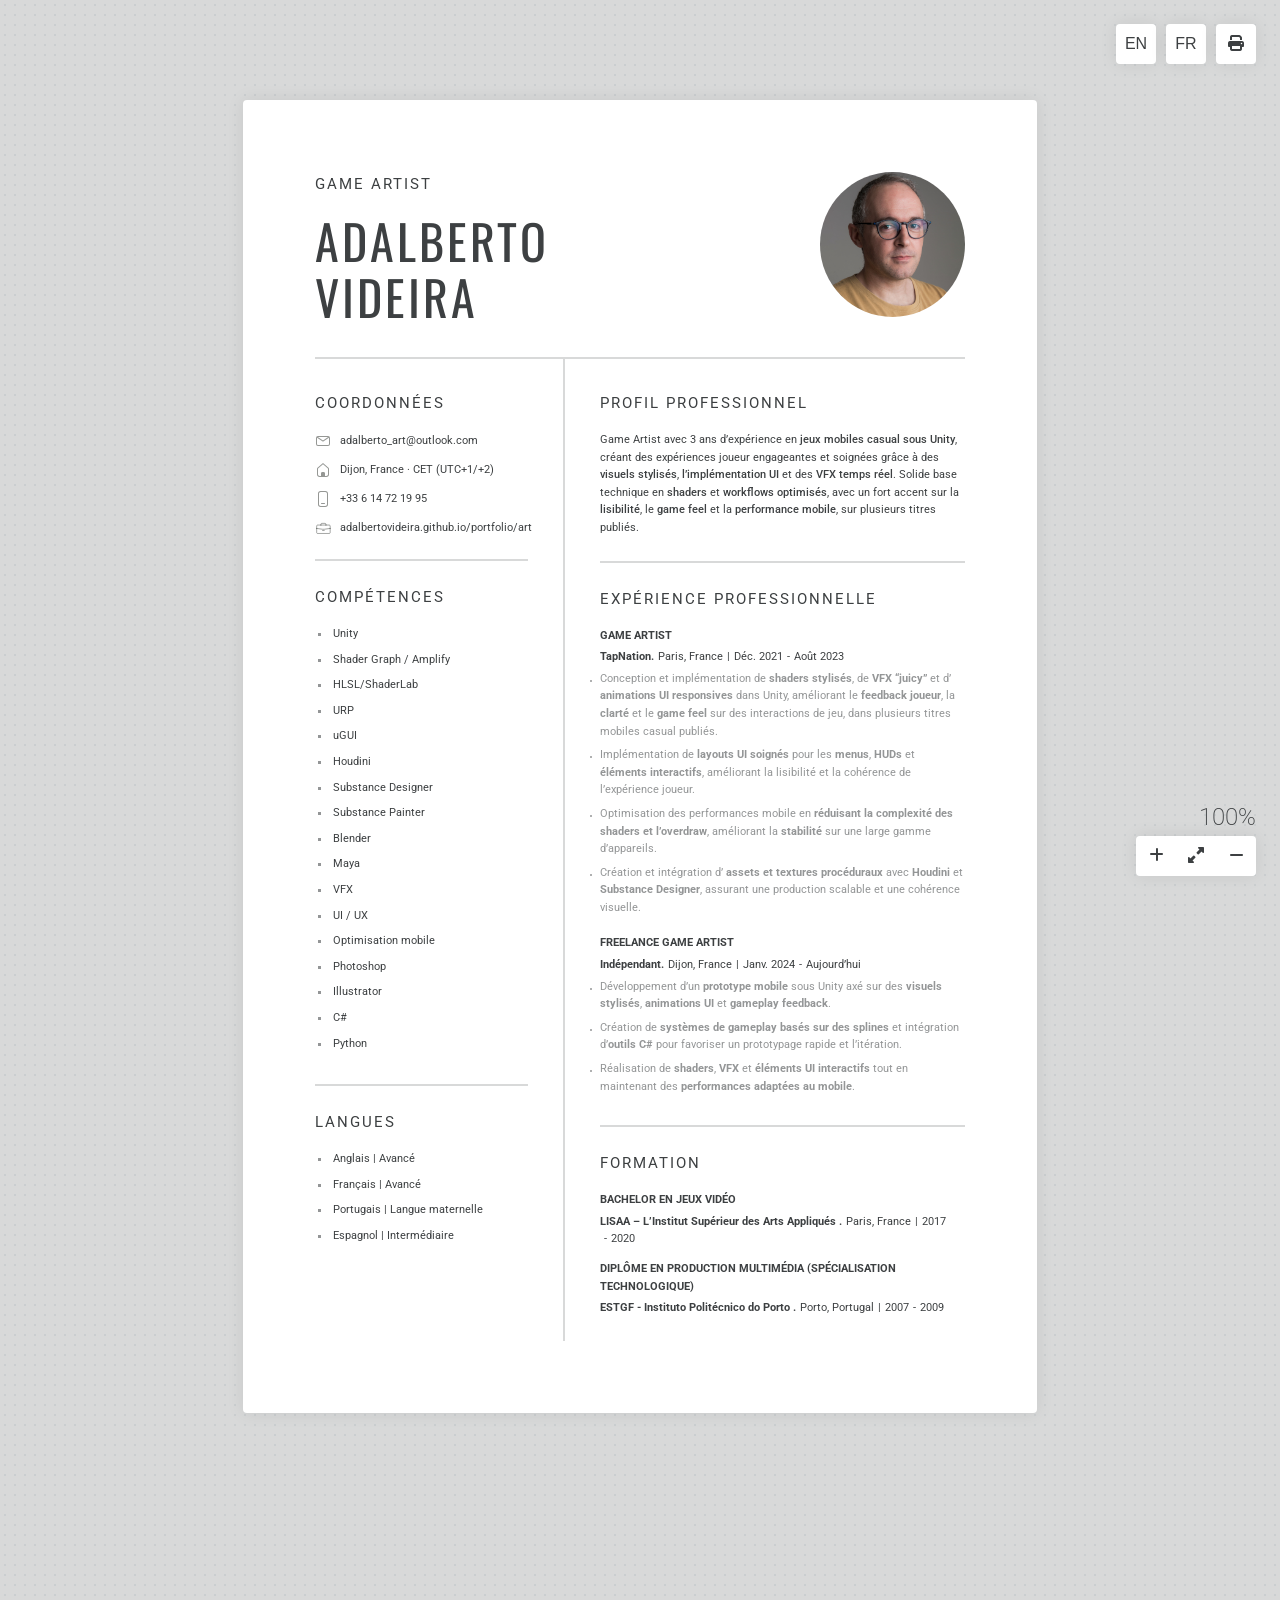
<file: gameartist/index_fr.html>
<!DOCTYPE html>
<html lang="fr">
  <head>
    <meta charset="UTF-8" />
    <meta name="viewport" content="width=device-width, initial-scale=1.0" />
    <link rel="preconnect" href="https://fonts.googleapis.com" />
    <link rel="preconnect" href="https://fonts.gstatic.com" crossorigin />
    <link
      href="https://fonts.googleapis.com/css2?family=Oswald:wght@200..700&family=Roboto:ital,wght@0,100..900;1,100..900&display=swap"
      rel="stylesheet"
    />
    <link
      rel="stylesheet"
      href="https://cdnjs.cloudflare.com/ajax/libs/font-awesome/6.7.2/css/all.min.css"
      integrity="sha512-Evv84Mr4kqVGRNSgIGL/F/aIDqQb7xQ2vcrdIwxfjThSH8CSR7PBEakCr51Ck+w+/U6swU2Im1vVX0SVk9ABhg=="
      crossorigin="anonymous"
      referrerpolicy="no-referrer"
    />
    <link rel="stylesheet" href="./css/styles.css" />
    <title>Adalberto Videira - CV Game Artist</title>
    <link rel="icon" type="image/x-icon" href="./images/favicon.svg" />
  </head>
  <body>
    <header></header>

    <div class="pageA4">
      <div class="header">
        <div class="header_column">
          <div class="header_column_left">
            <div class="header_occupation">
              <h1>Game Artist</h1>
            </div>
            <div class="header_name">
              <span class="header_firstName">Adalberto</span>
              <span class="header_lastName">Videira</span>
            </div>
          </div>

          <div class="header_column_right">
            <div class="photo_rounded">
              <img src="./images/Photo.jpg" alt="photo" />
            </div>
          </div>
        </div>
      </div>

      <div class="content">
        <div class="content_column">
          <div class="content_column_left">
            <div class="template_section">
              <div class="template_section_title">
                <span>Coordonnées</span>
              </div>
              <div class="template_section_container">
                <div class="email withIcon">
                  <div class="icon">
                    <svg
                      width="14"
                      height="10"
                      viewBox="0 0 14 10"
                      xmlns="http://www.w3.org/2000/svg"
                    >
                      <path
                        d="M12 0a2 2 0 0 1 2 2v6a2 2 0 0 1-2 2H2a2 2 0 0 1-2-2V2a2 2 0 0 1 2-2h10zm.935 1.644L7.267 5.416a.5.5 0 0 1-.555 0L1.065 1.644A.998.998 0 0 0 1 2v6a1 1 0 0 0 1 1h10a1 1 0 0 0 1-1V2a.998.998 0 0 0-.065-.356zM12 1H2l-.093.005 5.082 3.393 5.1-3.394A1.013 1.013 0 0 0 12 1z"
                        fill="#3e423d"
                        fill-rule="nonzero"
                        opacity=".55"
                      ></path>
                    </svg>
                  </div>
                  <a href="mailto:adalberto_art@outlook.com" target="_blank"
                    >adalberto_art@outlook.com</a
                  >
                </div>
                <div class="mailAddress withIcon">
                  <div class="icon">
                    <svg
                      width="12"
                      height="14"
                      viewBox="0 0 12 14"
                      xmlns="http://www.w3.org/2000/svg"
                    >
                      <path
                        d="m6 0 5.521 4.685c.304.257.479.635.479 1.034v5.569A2.712 2.712 0 0 1 9.288 14H2.712A2.712 2.712 0 0 1 0 11.288v-5.57c0-.398.175-.776.479-1.033L6 0zm0 1.311L1.126 5.447c-.06.051-.1.12-.118.195L1 5.719v5.569C1 12.233 1.767 13 2.712 13H4v-2.644C4 9.607 4.607 9 5.356 9h1.288C7.393 9 8 9.607 8 10.356V13h1.288c.945 0 1.712-.767 1.712-1.712v-5.57a.356.356 0 0 0-.126-.27L6 1.31z"
                        fill="#3e423d"
                        fill-rule="nonzero"
                        opacity=".55"
                      ></path>
                    </svg>
                  </div>
                  <p>Dijon, France · CET (UTC+1/+2)</p>
                </div>
                <div class="phone withIcon">
                  <div class="icon">
                    <svg
                      width="10"
                      height="16"
                      viewBox="0 0 10 16"
                      xmlns="http://www.w3.org/2000/svg"
                    >
                      <path
                        d="M7.288 0A2.712 2.712 0 0 1 10 2.712v10.576A2.712 2.712 0 0 1 7.288 16H2.712A2.712 2.712 0 0 1 0 13.288V2.712A2.712 2.712 0 0 1 2.712 0h4.576zm0 1H2.712C1.767 1 1 1.767 1 2.712v10.576C1 14.233 1.767 15 2.712 15h4.576C8.233 15 9 14.233 9 13.288V2.712C9 1.767 8.233 1 7.288 1zM6.5 12a.5.5 0 1 1 0 1h-3a.5.5 0 1 1 0-1h3z"
                        fill="#3e423d"
                        fill-rule="evenodd"
                        opacity=".55"
                      ></path>
                    </svg>
                  </div>
                  <a href="tel:+33614721995" target="_blank"
                    >+33 6 14 72 19 95</a
                  >
                </div>
                <div class="website withIcon">
                  <div class="icon">
                    <svg
                      width="20"
                      height="20"
                      viewBox="2 2 19 19"
                      fill="none"
                      xmlns="http://www.w3.org/2000/svg"
                    >
                      <path
                        d="M4 12V9C4 8.44771 4.44772 8 5 8H9M4 12V17C4 17.5523 4.44772 18 5 18H19C19.5523 18 20 17.5523 20 17V12M4 12L11 13H13L20 12M20 12V9C20 8.44771 19.5523 8 19 8H15M9 8V7C9 6.44772 9.44772 6 10 6H14C14.5523 6 15 6.44772 15 7V8M9 8H15M11 14.5H13"
                        stroke="#3e423d"
                        opacity=".55"
                        stroke-linecap="round"
                        stroke-linejoin="round"
                      />
                    </svg>
                  </div>
                  <a
                    href="https://adalbertovideira.github.io/portfolio/art"
                    target="_blank"
                    >adalbertovideira.github.io/portfolio/art</a
                  >
                </div>
              </div>
            </div>

            <div class="template_section">
              <div class="template_section_title">
                <span>Compétences</span>
              </div>
              <div class="template_section_container">
                <ul>
                  <li>Unity</li>
                  <li>Shader Graph / Amplify</li>
                  <li>HLSL/ShaderLab</li>
                  <li>URP</li>
                  <li>uGUI</li>
                  <li>Houdini</li>
                  <li>Substance Designer</li>
                  <li>Substance Painter</li>
                  <li>Blender</li>
                  <li>Maya</li>
                  <li>VFX</li>
                  <li>UI / UX</li>
                  <li>Optimisation mobile</li>
                  <li>Photoshop</li>
                  <li>Illustrator</li>
                  <li>C#</li>
                  <li>Python</li>
                </ul>
              </div>
            </div>

            <div class="template_section">
              <div class="template_section_title">
                <span>Langues</span>
              </div>
              <div class="template_section_container">
                <ul>
                  <li>Anglais | Avancé</li>
                  <li>Français | Avancé</li>
                  <li>Portugais | Langue maternelle</li>
                  <li>Espagnol | Intermédiaire</li>
                </ul>
              </div>
            </div>
          </div>
        </div>

        <div class="content_column">
          <div class="content_column_right">
            <div class="template_section">
              <div class="template_section_title">
                <span>Profil professionnel</span>
              </div>
              <div class="template_section_container">
                <p>
                  Game Artist avec 3 ans d’expérience en
                  <strong>jeux mobiles casual sous Unity</strong>, créant des
                  expériences joueur engageantes et soignées grâce à des
                  <strong>visuels stylisés</strong>,
                  <strong>l’implémentation UI</strong> et des
                  <strong>VFX temps réel</strong>. Solide base technique en
                  <strong>shaders</strong> et
                  <strong>workflows optimisés</strong>, avec un fort accent sur
                  la <strong>lisibilité</strong>, le
                  <strong>game feel</strong> et la
                  <strong>performance mobile</strong>, sur plusieurs titres
                  publiés.
                </p>
              </div>
            </div>

            <div class="template_section">
              <div class="template_section_title">
                <span>Expérience professionnelle</span>
              </div>
              <div class="template_section_container">
                <div class="template_section_item">
                  <div class="title">
                    <span>Game Artist</span>
                  </div>
                  <div class="meta">
                    <div class="name">TapNation</div>
                    <div class="location">Paris, France</div>
                    <div class="startDate"><span>Déc. 2021</span></div>
                    <div class="endDate"><span>Août 2023</span></div>
                  </div>
                  <div class="template_section_description">
                    <ul>
                      <li>
                        Conception et implémentation de
                        <strong>shaders stylisés</strong>, de
                        <strong>VFX “juicy”</strong> et d’
                        <strong>animations UI responsives</strong> dans Unity,
                        améliorant le <strong>feedback joueur</strong>, la
                        <strong>clarté</strong> et le
                        <strong>game feel</strong> sur des interactions de jeu,
                        dans plusieurs titres mobiles casual publiés.
                      </li>
                      <li>
                        Implémentation de <strong>layouts UI soignés</strong>
                        pour les <strong>menus</strong>, <strong>HUDs</strong>
                        et <strong>éléments interactifs</strong>, améliorant la
                        lisibilité et la cohérence de l’expérience joueur.
                      </li>
                      <li>
                        Optimisation des performances mobile en
                        <strong
                          >réduisant la complexité des shaders et
                          l’overdraw</strong
                        >, améliorant la <strong>stabilité</strong> sur une
                        large gamme d’appareils.
                      </li>
                      <li>
                        Création et intégration d’
                        <strong>assets et textures procéduraux</strong> avec
                        <strong>Houdini</strong> et
                        <strong>Substance Designer</strong>, assurant une
                        production scalable et une cohérence visuelle.
                      </li>
                    </ul>
                  </div>
                </div>

                <div class="template_section_item">
                  <div class="title">
                    <span>Freelance Game Artist</span>
                  </div>
                  <div class="meta">
                    <div class="name">Indépendant</div>
                    <div class="location">Dijon, France</div>
                    <div class="startDate"><span>Janv. 2024</span></div>
                    <div class="endDate"><span>Aujourd’hui</span></div>
                  </div>
                  <div class="template_section_description">
                    <ul>
                      <li>
                        Développement d’un <strong>prototype mobile</strong>
                        sous Unity axé sur des
                        <strong>visuels stylisés</strong>,
                        <strong>animations UI</strong> et
                        <strong>gameplay feedback</strong>.
                      </li>
                      <li>
                        Création de
                        <strong>systèmes de gameplay basés sur des splines</strong>
                        et intégration d’<strong>outils C#</strong> pour
                        favoriser un prototypage rapide et l’itération.
                      </li>
                      <li>
                        Réalisation de <strong>shaders</strong>,
                        <strong>VFX</strong> et
                        <strong>éléments UI interactifs</strong> tout en
                        maintenant des <strong>performances adaptées au mobile</strong>.
                      </li>
                    </ul>
                  </div>
                </div>
              </div>
            </div>

            <div class="template_section">
              <div class="template_section_title">
                <span>Formation</span>
              </div>
              <div class="template_section_container">
                <div class="template_section_item">
                  <div class="title">
                    <span>Bachelor en Jeux Vidéo</span>
                  </div>
                  <div class="meta">
                    <div class="name">
                      LISAA – L’Institut Supérieur des Arts Appliqués
                    </div>
                    <div class="location">Paris, France</div>
                    <div class="startDate"><span>2017</span></div>
                    <div class="endDate"><span>2020</span></div>
                  </div>
                </div>

                <div class="template_section_item">
                  <div class="title">
                    <span
                      >Diplôme en Production Multimédia (Spécialisation
                      technologique)</span
                    >
                  </div>
                  <div class="meta">
                    <div class="name">
                      ESTGF - Instituto Politécnico do Porto
                    </div>
                    <div class="location">Porto, Portugal</div>
                    <div class="startDate"><span>2007</span></div>
                    <div class="endDate"><span>2009</span></div>
                  </div>
                </div>
              </div>
            </div>
          </div>
        </div>
      </div>
    </div>

    <aside>
      <div class="top-buttons-controls">
        <a href="./index.html" target="_self">
          <button class="btn" onclick="">EN</button>
        </a>
        <button class="btn" onclick="">FR</button>
        <button class="btn" onclick="printPageA4()">
          <i class="fa-solid fa-print"></i>
        </button>
      </div>

      <div class="zoom-controls">
        <div class="zoom-controls_zoom">100%</div>
        <div class="zoom-controls_buttons">
          <button id="zoomInBtn" onclick="zoomIn()">
            <i class="fa-solid fa-plus"></i>
          </button>
          <button id="zoomResetBtn" onclick="zoomReset()">
            <i class="fa-solid fa-up-right-and-down-left-from-center"></i>
          </button>
          <button id="zoomOutBtn" onclick="zoomOut()" aria-label="Zoom arrière">
            <i class="fa-solid fa-minus"></i>
          </button>
        </div>
      </div>
    </aside>

    <footer></footer>

    <script src="./js/script.js"></script>
  </body>
</html>
</file>
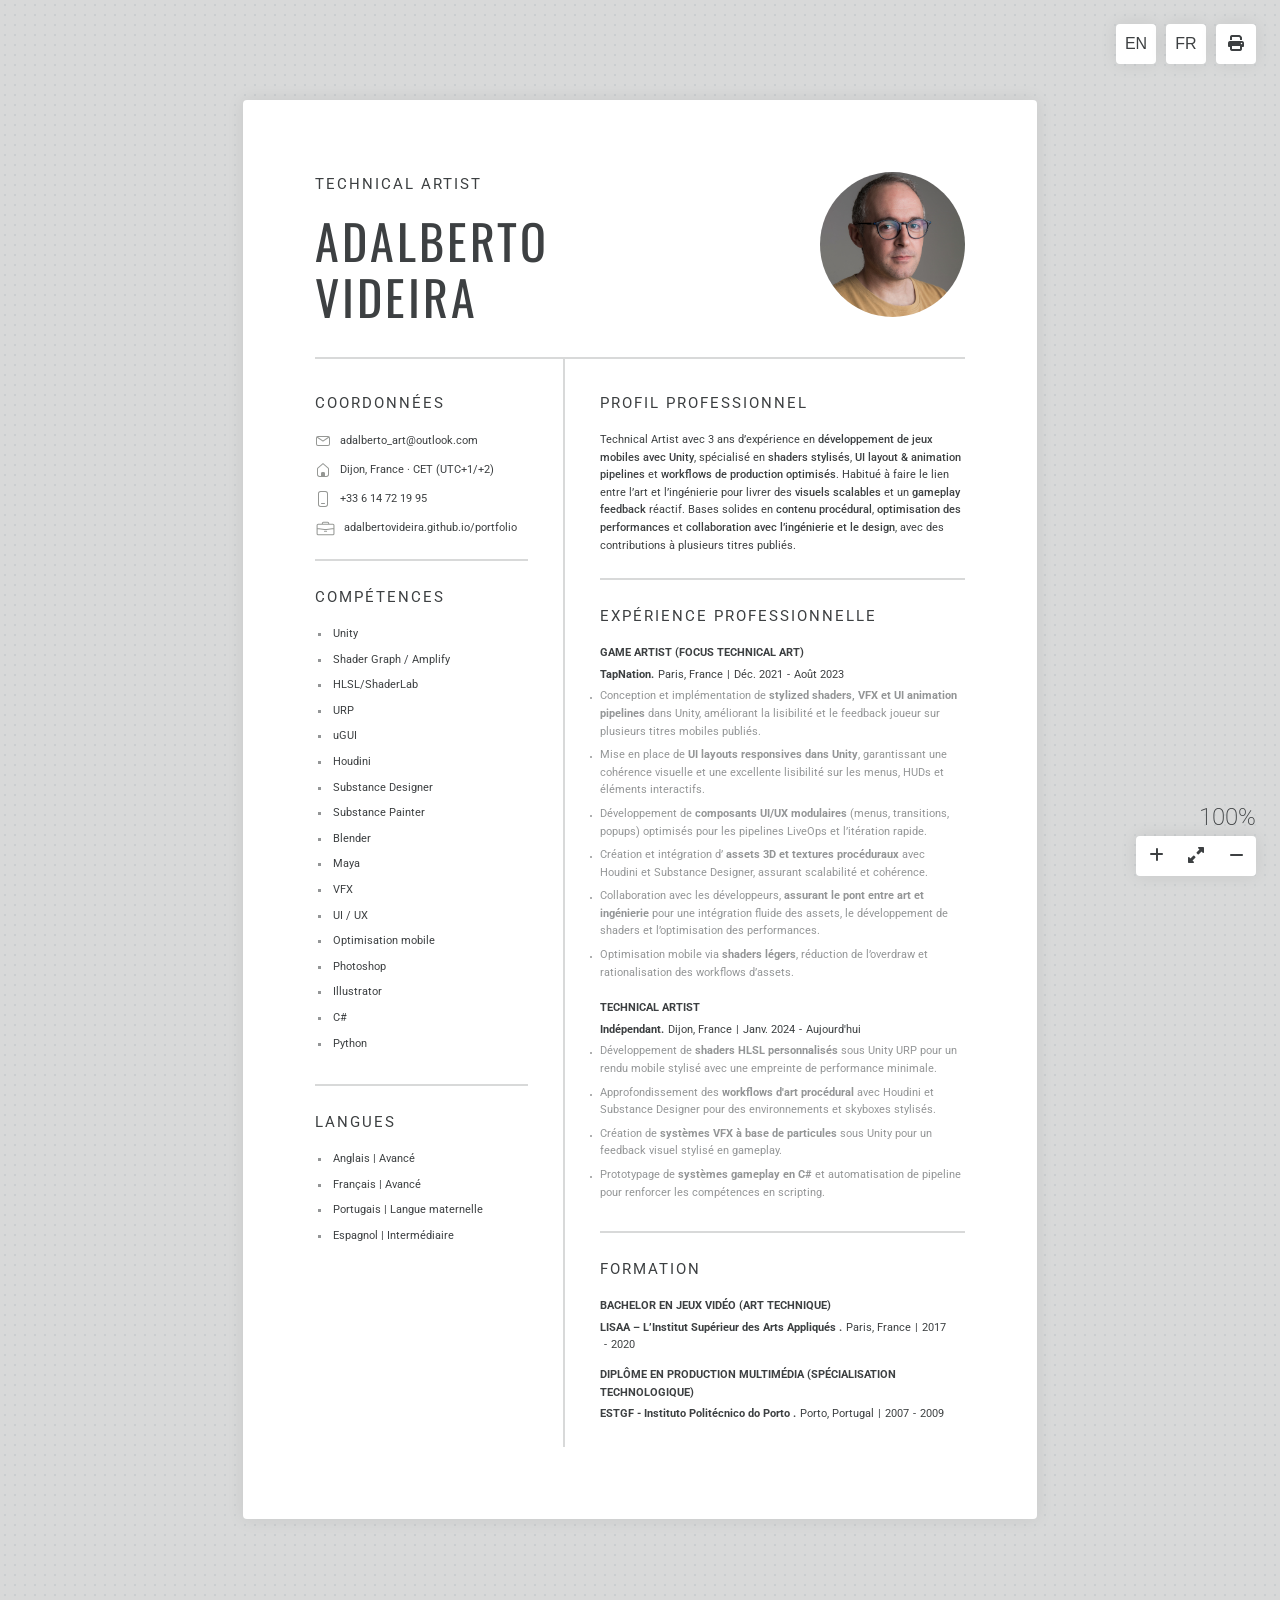
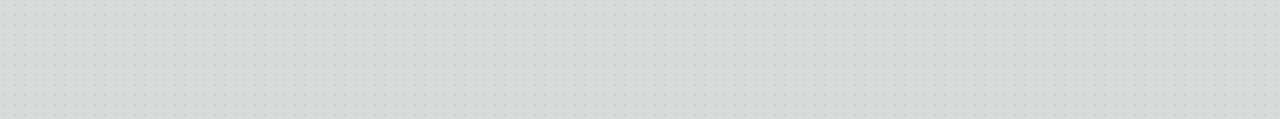
<file: techartist/index_fr.html>
<!doctype html>
<html lang="fr">
  <head>
    <meta charset="UTF-8" />
    <meta name="viewport" content="width=device-width, initial-scale=1.0" />
    <link rel="preconnect" href="https://fonts.googleapis.com" />
    <link rel="preconnect" href="https://fonts.gstatic.com" crossorigin />
    <link
      href="https://fonts.googleapis.com/css2?family=Oswald:wght@200..700&family=Roboto:ital,wght@0,100..900;1,100..900&display=swap"
      rel="stylesheet"
    />
    <link
      rel="stylesheet"
      href="https://cdnjs.cloudflare.com/ajax/libs/font-awesome/6.7.2/css/all.min.css"
      integrity="sha512-Evv84Mr4kqVGRNSgIGL/F/aIDqQb7xQ2vcrdIwxfjThSH8CSR7PBEakCr51Ck+w+/U6swU2Im1vVX0SVk9ABhg=="
      crossorigin="anonymous"
      referrerpolicy="no-referrer"
    />
    <link rel="stylesheet" href="./css/styles.css" />
    <title>Adalberto Videira - CV Technical Artist</title>
    <link rel="icon" type="image/x-icon" href="./images/favicon.svg" />
  </head>
  <body>
    <!--* Header *-->
    <header></header>

    <!--* Page A4 *-->
    <div class="pageA4">
      <!--^ Page Header ^-->
      <div class="header">
        <div class="header_column">
          <div class="header_column_left">
            <div class="header_occupation">
              <h1>Technical Artist</h1>
            </div>
            <div class="header_name">
              <span class="header_firstName">Adalberto</span>
              <span class="header_lastName">Videira</span>
            </div>
          </div>

          <div class="header_column_right">
            <div class="photo_rounded">
              <img src="./images/Photo.jpg" alt="photo" />
            </div>
          </div>
        </div>
      </div>

      <!--^ Page Content ^-->
      <div class="content">
        <!--^ Left Column ^-->
        <div class="content_column">
          <div class="content_column_left">
            <!--^ Contact Information ^-->
            <div class="template_section">
              <div class="template_section_title">
                <span>Coordonnées</span>
              </div>
              <div class="template_section_container">
                <div class="email withIcon">
                  <div class="icon">
                    <svg
                      width="14"
                      height="10"
                      viewBox="0 0 14 10"
                      xmlns="http://www.w3.org/2000/svg"
                    >
                      <path
                        d="M12 0a2 2 0 0 1 2 2v6a2 2 0 0 1-2 2H2a2 2 0 0 1-2-2V2a2 2 0 0 1 2-2h10zm.935 1.644L7.267 5.416a.5.5 0 0 1-.555 0L1.065 1.644A.998.998 0 0 0 1 2v6a1 1 0 0 0 1 1h10a1 1 0 0 0 1-1V2a.998.998 0 0 0-.065-.356zM12 1H2l-.093.005 5.082 3.393 5.1-3.394A1.013 1.013 0 0 0 12 1z"
                        fill="#3e423d"
                        fill-rule="nonzero"
                        opacity=".55"
                      ></path>
                    </svg>
                  </div>
                  <a href="mailto:adalberto_art@outlook.com" target="_blank"
                    >adalberto_art@outlook.com</a
                  >
                </div>
                <div class="mailAddress withIcon">
                  <div class="icon">
                    <svg
                      width="12"
                      height="14"
                      viewBox="0 0 12 14"
                      xmlns="http://www.w3.org/2000/svg"
                    >
                      <path
                        d="m6 0 5.521 4.685c.304.257.479.635.479 1.034v5.569A2.712 2.712 0 0 1 9.288 14H2.712A2.712 2.712 0 0 1 0 11.288v-5.57c0-.398.175-.776.479-1.033L6 0zm0 1.311L1.126 5.447c-.06.051-.1.12-.118.195L1 5.719v5.569C1 12.233 1.767 13 2.712 13H4v-2.644C4 9.607 4.607 9 5.356 9h1.288C7.393 9 8 9.607 8 10.356V13h1.288c.945 0 1.712-.767 1.712-1.712v-5.57a.356.356 0 0 0-.126-.27L6 1.31z"
                        fill="#3e423d"
                        fill-rule="nonzero"
                        opacity=".55"
                      ></path>
                    </svg>
                  </div>
                  <p>Dijon, France · CET (UTC+1/+2)</p>
                </div>
                <div class="phone withIcon">
                  <div class="icon">
                    <svg
                      width="10"
                      height="16"
                      viewBox="0 0 10 16"
                      xmlns="http://www.w3.org/2000/svg"
                    >
                      <path
                        d="M7.288 0A2.712 2.712 0 0 1 10 2.712v10.576A2.712 2.712 0 0 1 7.288 16H2.712A2.712 2.712 0 0 1 0 13.288V2.712A2.712 2.712 0 0 1 2.712 0h4.576zm0 1H2.712C1.767 1 1 1.767 1 2.712v10.576C1 14.233 1.767 15 2.712 15h4.576C8.233 15 9 14.233 9 13.288V2.712C9 1.767 8.233 1 7.288 1zM6.5 12a.5.5 0 1 1 0 1h-3a.5.5 0 1 1 0-1h3z"
                        fill="#3e423d"
                        fill-rule="evenodd"
                        opacity=".55"
                      ></path>
                    </svg>
                  </div>
                  <a href="tel:+33614721995" target="_blank"
                    >+33 6 14 72 19 95</a
                  >
                </div>
                <div class="website withIcon">
                  <div class="icon">
                    <svg
                      width="20"
                      height="20"
                      viewBox="2 2 19 19"
                      fill="none"
                      xmlns="http://www.w3.org/2000/svg"
                    >
                      <path
                        d="M4 12V9C4 8.44771 4.44772 8 5 8H9M4 12V17C4 17.5523 4.44772 18 5 18H19C19.5523 18 20 17.5523 20 17V12M4 12L11 13H13L20 12M20 12V9C20 8.44771 19.5523 8 19 8H15M9 8V7C9 6.44772 9.44772 6 10 6H14C14.5523 6 15 6.44772 15 7V8M9 8H15M11 14.5H13"
                        stroke="#3e423d"
                        opacity=".55"
                        stroke-linecap="round"
                        stroke-linejoin="round"
                      />
                    </svg>
                  </div>
                  <a
                    href="https://adalbertovideira.github.io/portfolio"
                    target="_blank"
                    >adalbertovideira.github.io/portfolio</a
                  >
                </div>
              </div>
            </div>
            <!--^ Skills ^-->
            <div class="template_section">
              <div class="template_section_title">
                <span>Compétences</span>
              </div>
              <div class="template_section_container">
                <ul>
                  <li>Unity</li>
                  <li>Shader Graph / Amplify</li>
                  <li>HLSL/ShaderLab</li>
                  <li>URP</li>
                  <li>uGUI</li>
                  <li>Houdini</li>
                  <li>Substance Designer</li>
                  <li>Substance Painter</li>
                  <li>Blender</li>
                  <li>Maya</li>
                  <li>VFX</li>
                  <li>UI / UX</li>
                  <li>Optimisation mobile</li>
                  <li>Photoshop</li>
                  <li>Illustrator</li>
                  <li>C#</li>
                  <li>Python</li>
                </ul>
              </div>
            </div>
            <!--^ Languages ^-->
            <div class="template_section">
              <div class="template_section_title">
                <span>Langues</span>
              </div>
              <div class="template_section_container">
                <ul>
                  <li>Anglais | Avancé</li>
                  <li>Français | Avancé</li>
                  <li>Portugais | Langue maternelle</li>
                  <li>Espagnol | Intermédiaire</li>
                </ul>
              </div>
            </div>
          </div>
        </div>

        <!--^ Right Column ^-->
        <div class="content_column">
          <div class="content_column_right">
            <!--^ Summary ^-->
            <div class="template_section">
              <div class="template_section_title">
                <span>Profil professionnel</span>
              </div>
              <div class="template_section_container">
                <p>
                  Technical Artist avec 3 ans d’expérience en
                  <strong>développement de jeux mobiles avec Unity</strong>,
                  spécialisé en <strong>shaders stylisés</strong>,
                  <strong>UI layout &amp; animation pipelines</strong> et
                  <strong>workflows de production optimisés</strong>. Habitué à
                  faire le lien entre l’art et l’ingénierie pour livrer des
                  <strong>visuels scalables</strong> et un
                  <strong>gameplay feedback</strong> réactif. Bases solides en
                  <strong>contenu procédural</strong>,
                  <strong>optimisation des performances</strong> et
                  <strong>collaboration avec l’ingénierie et le design</strong>,
                  avec des contributions à plusieurs titres publiés.
                </p>
              </div>
            </div>
            <!--^ Experience ^ -->
            <div class="template_section">
              <div class="template_section_title">
                <span>Expérience professionnelle</span>
              </div>
              <div class="template_section_container">
                <!--^ Game Artist (Technical Art Focus) ^-->
                <div class="template_section_item">
                  <div class="title">
                    <span>Game Artist (focus Technical Art)</span>
                  </div>
                  <div class="meta">
                    <div class="name">TapNation</div>
                    <div class="location">Paris, France</div>
                    <div class="startDate"><span>Déc. 2021</span></div>
                    <div class="endDate"><span>Août 2023</span></div>
                  </div>
                  <div class="template_section_description">
                    <ul>
                      <li>
                        Conception et implémentation de
                        <strong
                          >stylized shaders, VFX et UI animation
                          pipelines</strong
                        >
                        dans Unity, améliorant la lisibilité et le feedback
                        joueur sur plusieurs titres mobiles publiés.
                      </li>
                      <li>
                        Mise en place de
                        <strong>UI layouts responsives dans Unity</strong>,
                        garantissant une cohérence visuelle et une excellente
                        lisibilité sur les menus, HUDs et éléments interactifs.
                      </li>
                      <li>
                        Développement de
                        <strong>composants UI/UX modulaires</strong> (menus,
                        transitions, popups) optimisés pour les pipelines
                        LiveOps et l’itération rapide.
                      </li>
                      <li>
                        Création et intégration d’
                        <strong>assets 3D et textures procéduraux</strong> avec
                        Houdini et Substance Designer, assurant scalabilité et
                        cohérence.
                      </li>
                      <li>
                        Collaboration avec les développeurs,
                        <strong
                          >assurant le pont entre art et ingénierie</strong
                        >
                        pour une intégration fluide des assets, le développement
                        de shaders et l’optimisation des performances.
                      </li>
                      <li>
                        Optimisation mobile via
                        <strong>shaders légers</strong>, réduction de l’overdraw
                        et rationalisation des workflows d’assets.
                      </li>
                    </ul>
                  </div>
                </div>
                <!--^ Freelance Technical Artist ^-->
                <div class="template_section_item">
                  <div class="title">
                    <span>Technical Artist</span>
                  </div>
                  <div class="meta">
                    <div class="name">Indépendant</div>
                    <div class="location">Dijon, France</div>
                    <div class="startDate"><span>Janv. 2024</span></div>
                    <div class="endDate"><span>Aujourd'hui</span></div>
                  </div>
                  <div class="template_section_description">
                    <ul>
                      <li>
                        Développement de
                        <strong>shaders HLSL personnalisés</strong> sous Unity
                        URP pour un rendu mobile stylisé avec une empreinte de
                        performance minimale.
                      </li>
                      <li>
                        Approfondissement des
                        <strong>workflows d'art procédural</strong> avec Houdini
                        et Substance Designer pour des environnements et
                        skyboxes stylisés.
                      </li>
                      <li>
                        Création de
                        <strong>systèmes VFX à base de particules</strong> sous
                        Unity pour un feedback visuel stylisé en gameplay.
                      </li>
                      <li>
                        Prototypage de
                        <strong>systèmes gameplay en C#</strong> et
                        automatisation de pipeline pour renforcer les
                        compétences en scripting.
                      </li>
                    </ul>
                  </div>
                </div>
              </div>
            </div>
            <!--^ Education ^-->
            <div class="template_section">
              <div class="template_section_title">
                <span>Formation</span>
              </div>
              <div class="template_section_container">
                <!--^ LISAA ^-->
                <div class="template_section_item">
                  <div class="title">
                    <span>Bachelor en Jeux Vidéo (Art Technique)</span>
                  </div>
                  <div class="meta">
                    <div class="name">
                      LISAA – L’Institut Supérieur des Arts Appliqués
                    </div>
                    <div class="location">Paris, France</div>
                    <div class="startDate"><span>2017</span></div>
                    <div class="endDate"><span>2020</span></div>
                  </div>
                </div>
                <!--^ Instituto Politécnico do Porto ^-->
                <div class="template_section_item">
                  <div class="title">
                    <span
                      >Diplôme en Production Multimédia (Spécialisation
                      technologique)</span
                    >
                  </div>
                  <div class="meta">
                    <div class="name">
                      ESTGF - Instituto Politécnico do Porto
                    </div>
                    <div class="location">Porto, Portugal</div>
                    <div class="startDate"><span>2007</span></div>
                    <div class="endDate"><span>2009</span></div>
                  </div>
                </div>
              </div>
            </div>
          </div>
        </div>
      </div>
    </div>

    <!--* Control Buttons *-->
    <aside>
      <!--^ Top Buttons ^-->
      <div class="top-buttons-controls">
        <a href="./index.html" target="_self">
          <button class="btn" onclick="">EN</button>
        </a>
        <button class="btn" onclick="">FR</button>
        <!--^ Print Button ^-->
        <button class="btn" onclick="printPageA4()">
          <i class="fa-solid fa-print"></i>
        </button>
      </div>

      <!--^ Zoom Controls ^-->
      <div class="zoom-controls">
        <div class="zoom-controls_zoom">100%</div>
        <div class="zoom-controls_buttons">
          <button id="zoomInBtn" onclick="zoomIn()">
            <i class="fa-solid fa-plus"></i>
          </button>
          <button id="zoomResetBtn" onclick="zoomReset()">
            <i class="fa-solid fa-up-right-and-down-left-from-center"></i>
          </button>
          <button id="zoomOutBtn" onclick="zoomOut()" aria-label="Zoom arrière">
            <i class="fa-solid fa-minus"></i>
          </button>
        </div>
      </div>
    </aside>

    <!--* Footer *-->
    <footer></footer>

    <!--* Scripts *-->
    <script src="./js/script.js"></script>
  </body>
</html>
</file>
<file: cv/css/styles.css>
*,
*::before,
*::after {
  margin: 0;
  padding: 0;
  box-sizing: border-box;
}

:root {
  --light-color: #ffffff;
  --grey-color: #d8d9d9;
  --dark-grey-color: #949697;
  --dark-color: #3d4042;
}

html,
body {
  font-family: "Roboto", sans-serif;
  line-height: 1.6;
  scroll-behavior: smooth;
  color: var(--dark-color);
  background-color: var(--grey-color);
  background-image: url(../images/dotted-background-pattern-4rbJ.png);
}

a {
  text-decoration: none;
}

ul {
  list-style: none;
}

img {
  max-width: 100%;
}

strong {
  font-weight: 500;
}

/* Utility Classes */
.template_section:first-of-type {
  border-top: none;
  padding-top: 32px;
}

.template_section {
  display: block;
  border-top: 2px solid var(--grey-color);
  padding-top: 24px;
  padding-bottom: 24px;
}

.template_section_title {
  font-size: 15px;
  font-weight: 400;
  text-transform: uppercase;
  margin-bottom: 16px;
  letter-spacing: 2px;
}

.template_section_container {
  display: flex;
  flex-direction: column;
  gap: 12px;
  font-size: 11px;
  width: 100%;
}

.template_section_container ul {
  list-style: square;
  list-style-position: inside;
}

.template_section_container ul li {
  position: relative;
  margin-bottom: 8px;
  margin-left: 3px;
}

.template_section_container ul li::marker {
  color: var(--dark-grey-color);
  vertical-align: middle;
}

.template_section_item {
  display: flex;
  flex-direction: column;
}

.template_section_item .title {
  text-transform: uppercase;
  font-weight: 700;
  margin-bottom: 4px;
}

.template_section_item .meta {
  display: flex;
  flex-wrap: wrap;
}

.template_section_item .meta .name {
  font-weight: 700;
}

.template_section_item .meta .name::after {
  content: ".";
  margin-right: 4px;
}

.template_section_item .meta .location {
  display: block;
}

.template_section_item .meta .startDate {
  display: inline;
}

.template_section_item .meta .startDate::before {
  content: "|";
  margin: 0 4px;
}

.template_section_item .meta .endDate {
  display: inline;
}

.template_section_item .meta .endDate::before {
  content: "-";
  margin: 0 4px;
}

.template_section_description {
  margin-top: 4px;
}

.template_section_description ul {
  list-style: disc;
  list-style-position: outside;
}

.template_section_description ul li {
  color: var(--dark-grey-color);
  margin-left: 0;
  margin-bottom: 6px;
}

.template_section_description ul li::marker {
  font-size: 0.5em;
  vertical-align: middle;
}

.template_section_description strong {
  font-weight: 700;
}

.template_section .withIcon {
  display: flex;
  margin-bottom: -2px;
  align-items: center;
  gap: 9px;
}

.template_section .withIcon a {
  color: var(--dark-color);
}

.template_section .withIcon a:hover {
  text-decoration: underline;
}

.template_section .withIcon a:visited {
  color: var(--dark-color);
}

.template_section .withIcon .icon {
  min-height: 19px;
  max-height: 19px;
  min-width: 16px;
  display: flex;
  align-items: center;
  justify-content: center;
}

.photo_rounded {
  height: 145px;
  display: flex;
  border-radius: 50%;
  overflow: hidden;
}

/* Section Header */
header {
  height: 100px;
  margin: auto;
}

/* Section Page A4 */
.pageA4 {
  zoom: 1; /* Set the zoom level */
  width: 793.92px;
  min-height: 1123.2px;
  background-color: var(--light-color);
  margin: auto;
  padding: 72px;
  border-radius: 4px;
  box-shadow: rgba(0, 0, 0, 0.08) 0px 0px 18px 0px;
  overflow: hidden;
}

.pageA4 .header {
  border-bottom: 2px solid var(--grey-color);
}

.header_column {
  display: flex;
  flex-direction: row;
  justify-content: space-between;
  margin-bottom: 32px;
}

.header_occupation {
  margin-bottom: 16px;
}

.header_occupation h1 {
  font-size: 15px;
  text-transform: uppercase;
  font-weight: 400;
  line-height: 25px;
  letter-spacing: 2px;
}

.header_name {
  display: flex;
  flex-direction: column;
  font-family: "Oswald", sans-serif;
  font-size: 48px;
  letter-spacing: 3px;
  text-transform: uppercase;
  line-height: 56px;
}

/* Page Content */
.content {
  width: 100%;
  height: 100%;
  display: flex;
  flex-direction: row;
}

.content_column_left {
  width: 250px;
  height: 100%;
  display: flex;
  flex-direction: column;
  padding-right: 35px;
  border-right: 2px solid var(--grey-color);
}

.content_column_right {
  flex: 1;
  display: flex;
  flex-direction: column;
  padding-left: 35px;
}

.content_info {
  display: flex;
  flex-direction: column;
  font-size: 11px;
  width: 100%;
}

.content_skills {
  display: flex;
  flex-direction: column;
  font-size: 11px;
  width: 100%;
}

/* Control Buttons */
.top-buttons-controls {
  position: fixed;
  top: 1.5rem;
  right: 1.5rem;
  width: 2.5rem;
  height: 2.5rem;
  display: flex;
  width: calc(3 * 2.5rem + 2 * 10px);
  height: 2.5rem;
  justify-content: space-between;
  z-index: 1000;
}

.btn {
  width: 2.5rem;
  height: 2.5rem;
  border: none;
  color: var(--dark-color);
  font-size: 1rem;
  border: none;
  color: var(--dark-color);
  background-color: var(--light-color);
  border-radius: 4px;
  font-size: 1rem;
  box-shadow: rgba(0, 0, 0, 0.08) 0px 0px 18px 0px;
}

.btn:hover {
  background-color: var(--dark-grey-color);
  cursor: pointer;
}

.top-buttons-controls a:visited {
  color: var(--dark-color);
}

.zoom-controls {
  position: fixed;
  right: 1.5rem;
  bottom: 1.5rem;
  display: flex;
  flex-direction: column;
  align-items: end;
  z-index: 1000;
}

.zoom-controls_zoom {
  font-size: 1.5rem;
  font-weight: 200;
}

.zoom-controls_buttons {
  width: calc(3 * 2.5rem);
  height: 2.5rem;
  display: flex;
  justify-content: space-between;
  background-color: var(--light-color);
  border-radius: 4px;
  box-shadow: rgba(0, 0, 0, 0.08) 0px 0px 18px 0px;
  overflow: hidden;
}

.zoom-controls_buttons button {
  width: 2.5rem;
  height: 2.5rem;
  border: none;
  color: var(--dark-color);
  background-color: transparent;
  font-size: 1rem;
}

.zoom-controls_buttons button:hover {
  background-color: var(--dark-grey-color);
  cursor: pointer;
}

/* Section Footer */
footer {
  height: 200px;
}

/* Media Queries */
@media (max-width: 1200px) {
}

@media (max-width: 992px) {
}

@media (max-width: 768px) {
}

@media (max-width: 576px) {
}

/* Print Styles */
@media print {
  @page {
    size: A4;
    margin: 15mm;
  }

  body {
    background: white !important;
  }

  header,
  footer {
    display: none !important;
  }

  .pageA4 {
    position: static !important;
    margin: 0 !important;
    padding: 0 !important;
    border-radius: 0 !important;
    box-shadow: none !important;
    zoom: 1 !important;
  }

  aside {
    display: none !important;
  }
}
</file>
<file: gameartist/css/styles.css>
*,
*::before,
*::after {
  margin: 0;
  padding: 0;
  box-sizing: border-box;
}

:root {
  --light-color: #ffffff;
  --grey-color: #d8d9d9;
  --dark-grey-color: #949697;
  --dark-color: #3d4042;
}

html,
body {
  font-family: "Roboto", sans-serif;
  line-height: 1.6;
  scroll-behavior: smooth;
  color: var(--dark-color);
  background-color: var(--grey-color);
  background-image: url(../images/dotted-background-pattern-4rbJ.png);
}

a {
  text-decoration: none;
}

ul {
  list-style: none;
}

img {
  max-width: 100%;
}

strong {
  font-weight: 500;
}

/* Utility Classes */
.template_section:first-of-type {
  border-top: none;
  padding-top: 32px;
}

.template_section {
  display: block;
  border-top: 2px solid var(--grey-color);
  padding-top: 24px;
  padding-bottom: 24px;
}

.template_section_title {
  font-size: 15px;
  font-weight: 400;
  text-transform: uppercase;
  margin-bottom: 16px;
  letter-spacing: 2px;
}

.template_section_container {
  display: flex;
  flex-direction: column;
  gap: 12px;
  font-size: 11px;
  width: 100%;
}

.template_section_container ul {
  list-style: square;
  list-style-position: inside;
}

.template_section_container ul li {
  position: relative;
  margin-bottom: 8px;
  margin-left: 3px;
}

.template_section_container ul li::marker {
  color: var(--dark-grey-color);
  vertical-align: middle;
}

.template_section_item {
  display: flex;
  flex-direction: column;
}

.template_section_item .title {
  text-transform: uppercase;
  font-weight: 700;
  margin-bottom: 4px;
}

.template_section_item .meta {
  display: flex;
  flex-wrap: wrap;
}

.template_section_item .meta .name {
  font-weight: 700;
}

.template_section_item .meta .name::after {
  content: ".";
  margin-right: 4px;
}

.template_section_item .meta .location {
  display: block;
}

.template_section_item .meta .startDate {
  display: inline;
}

.template_section_item .meta .startDate::before {
  content: "|";
  margin: 0 4px;
}

.template_section_item .meta .endDate {
  display: inline;
}

.template_section_item .meta .endDate::before {
  content: "-";
  margin: 0 4px;
}

.template_section_description {
  margin-top: 4px;
}

.template_section_description ul {
  list-style: disc;
  list-style-position: outside;
}

.template_section_description ul li {
  color: var(--dark-grey-color);
  margin-left: 0;
  margin-bottom: 6px;
}

.template_section_description ul li::marker {
  font-size: 0.5em;
  vertical-align: middle;
}

.template_section_description strong {
  font-weight: 700;
}

.template_section .withIcon {
  display: flex;
  margin-bottom: -2px;
  align-items: center;
  gap: 9px;
}

.template_section .withIcon a {
  color: var(--dark-color);
}

.template_section .withIcon a:hover {
  text-decoration: underline;
}

.template_section .withIcon a:visited {
  color: var(--dark-color);
}

.template_section .withIcon .icon {
  min-height: 19px;
  max-height: 19px;
  min-width: 16px;
  display: flex;
  align-items: center;
  justify-content: center;
}

.photo_rounded {
  height: 145px;
  display: flex;
  border-radius: 50%;
  overflow: hidden;
}

/* Section Header */
header {
  height: 100px;
  margin: auto;
}

/* Section Page A4 */
.pageA4 {
  zoom: 1; /* Set the zoom level */
  width: 793.92px;
  min-height: 1123.2px;
  background-color: var(--light-color);
  margin: auto;
  padding: 72px;
  border-radius: 4px;
  box-shadow: rgba(0, 0, 0, 0.08) 0px 0px 18px 0px;
  overflow: hidden;
}

.pageA4 .header {
  border-bottom: 2px solid var(--grey-color);
}

.header_column {
  display: flex;
  flex-direction: row;
  justify-content: space-between;
  margin-bottom: 32px;
}

.header_occupation {
  margin-bottom: 16px;
}

.header_occupation h1 {
  font-size: 15px;
  text-transform: uppercase;
  font-weight: 400;
  line-height: 25px;
  letter-spacing: 2px;
}

.header_name {
  display: flex;
  flex-direction: column;
  font-family: "Oswald", sans-serif;
  font-size: 48px;
  letter-spacing: 3px;
  text-transform: uppercase;
  line-height: 56px;
}

/* Page Content */
.content {
  width: 100%;
  height: 100%;
  display: flex;
  flex-direction: row;
}

.content_column_left {
  width: 250px;
  height: 100%;
  display: flex;
  flex-direction: column;
  padding-right: 35px;
  border-right: 2px solid var(--grey-color);
}

.content_column_right {
  flex: 1;
  display: flex;
  flex-direction: column;
  padding-left: 35px;
}

.content_info {
  display: flex;
  flex-direction: column;
  font-size: 11px;
  width: 100%;
}

.content_skills {
  display: flex;
  flex-direction: column;
  font-size: 11px;
  width: 100%;
}

/* Control Buttons */
.top-buttons-controls {
  position: fixed;
  top: 1.5rem;
  right: 1.5rem;
  width: 2.5rem;
  height: 2.5rem;
  display: flex;
  width: calc(3 * 2.5rem + 2 * 10px);
  height: 2.5rem;
  justify-content: space-between;
  z-index: 1000;
}

.btn {
  width: 2.5rem;
  height: 2.5rem;
  border: none;
  color: var(--dark-color);
  font-size: 1rem;
  border: none;
  color: var(--dark-color);
  background-color: var(--light-color);
  border-radius: 4px;
  font-size: 1rem;
  box-shadow: rgba(0, 0, 0, 0.08) 0px 0px 18px 0px;
}

.btn:hover {
  background-color: var(--dark-grey-color);
  cursor: pointer;
}

.top-buttons-controls a:visited {
  color: var(--dark-color);
}

.zoom-controls {
  position: fixed;
  right: 1.5rem;
  bottom: 1.5rem;
  display: flex;
  flex-direction: column;
  align-items: end;
  z-index: 1000;
}

.zoom-controls_zoom {
  font-size: 1.5rem;
  font-weight: 200;
}

.zoom-controls_buttons {
  width: calc(3 * 2.5rem);
  height: 2.5rem;
  display: flex;
  justify-content: space-between;
  background-color: var(--light-color);
  border-radius: 4px;
  box-shadow: rgba(0, 0, 0, 0.08) 0px 0px 18px 0px;
  overflow: hidden;
}

.zoom-controls_buttons button {
  width: 2.5rem;
  height: 2.5rem;
  border: none;
  color: var(--dark-color);
  background-color: transparent;
  font-size: 1rem;
}

.zoom-controls_buttons button:hover {
  background-color: var(--dark-grey-color);
  cursor: pointer;
}

/* Section Footer */
footer {
  height: 200px;
}

/* Media Queries */
@media (max-width: 1200px) {
}

@media (max-width: 992px) {
}

@media (max-width: 768px) {
}

@media (max-width: 576px) {
}

/* Print Styles */
@media print {
  @page {
    size: A4;
    margin: 15mm;
  }

  body {
    background: white !important;
  }

  header,
  footer {
    display: none !important;
  }

  .pageA4 {
    position: static !important;
    margin: 0 !important;
    padding: 0 !important;
    border-radius: 0 !important;
    box-shadow: none !important;
    zoom: 1 !important;
  }

  aside {
    display: none !important;
  }
}
</file>
<file: techartist/css/styles.css>
*,
*::before,
*::after {
  margin: 0;
  padding: 0;
  box-sizing: border-box;
}

:root {
  --light-color: #ffffff;
  --grey-color: #d8d9d9;
  --dark-grey-color: #949697;
  --dark-color: #3d4042;
}

html,
body {
  font-family: "Roboto", sans-serif;
  line-height: 1.6;
  scroll-behavior: smooth;
  color: var(--dark-color);
  background-color: var(--grey-color);
  background-image: url(../images/dotted-background-pattern-4rbJ.png);
}

a {
  text-decoration: none;
}

ul {
  list-style: none;
}

img {
  max-width: 100%;
}

strong {
  font-weight: 500;
}

/* Utility Classes */
.template_section:first-of-type {
  border-top: none;
  padding-top: 32px;
}

.template_section {
  display: block;
  border-top: 2px solid var(--grey-color);
  padding-top: 24px;
  padding-bottom: 24px;
}

.template_section_title {
  font-size: 15px;
  font-weight: 400;
  text-transform: uppercase;
  margin-bottom: 16px;
  letter-spacing: 2px;
}

.template_section_container {
  display: flex;
  flex-direction: column;
  gap: 12px;
  font-size: 11px;
  width: 100%;
}

.template_section_container ul {
  list-style: square;
  list-style-position: inside;
}

.template_section_container ul li {
  position: relative;
  margin-bottom: 8px;
  margin-left: 3px;
}

.template_section_container ul li::marker {
  color: var(--dark-grey-color);
  vertical-align: middle;
}

.template_section_item {
  display: flex;
  flex-direction: column;
}

.template_section_item .title {
  text-transform: uppercase;
  font-weight: 700;
  margin-bottom: 4px;
}

.template_section_item .meta {
  display: flex;
  flex-wrap: wrap;
}

.template_section_item .meta .name {
  font-weight: 700;
}

.template_section_item .meta .name::after {
  content: ".";
  margin-right: 4px;
}

.template_section_item .meta .location {
  display: block;
}

.template_section_item .meta .startDate {
  display: inline;
}

.template_section_item .meta .startDate::before {
  content: "|";
  margin: 0 4px;
}

.template_section_item .meta .endDate {
  display: inline;
}

.template_section_item .meta .endDate::before {
  content: "-";
  margin: 0 4px;
}

.template_section_description {
  margin-top: 4px;
}

.template_section_description ul {
  list-style: disc;
  list-style-position: outside;
}

.template_section_description ul li {
  color: var(--dark-grey-color);
  margin-left: 0;
  margin-bottom: 6px;
}

.template_section_description ul li::marker {
  font-size: 0.5em;
  vertical-align: middle;
}

.template_section_description strong {
  font-weight: 700;
}

.template_section .withIcon {
  display: flex;
  margin-bottom: -2px;
  align-items: center;
  gap: 9px;
}

.template_section .withIcon a {
  color: var(--dark-color);
}

.template_section .withIcon a:hover {
  text-decoration: underline;
}

.template_section .withIcon a:visited {
  color: var(--dark-color);
}

.template_section .withIcon .icon {
  min-height: 19px;
  max-height: 19px;
  min-width: 16px;
  display: flex;
  align-items: center;
  justify-content: center;
}

.photo_rounded {
  height: 145px;
  display: flex;
  border-radius: 50%;
  overflow: hidden;
}

/* Section Header */
header {
  height: 100px;
  margin: auto;
}

/* Section Page A4 */
.pageA4 {
  zoom: 1; /* Set the zoom level */
  width: 793.92px;
  min-height: 1123.2px;
  background-color: var(--light-color);
  margin: auto;
  padding: 72px;
  border-radius: 4px;
  box-shadow: rgba(0, 0, 0, 0.08) 0px 0px 18px 0px;
  overflow: hidden;
}

.pageA4 .header {
  border-bottom: 2px solid var(--grey-color);
}

.header_column {
  display: flex;
  flex-direction: row;
  justify-content: space-between;
  margin-bottom: 32px;
}

.header_occupation {
  margin-bottom: 16px;
}

.header_occupation h1 {
  font-size: 15px;
  text-transform: uppercase;
  font-weight: 400;
  line-height: 25px;
  letter-spacing: 2px;
}

.header_name {
  display: flex;
  flex-direction: column;
  font-family: "Oswald", sans-serif;
  font-size: 48px;
  letter-spacing: 3px;
  text-transform: uppercase;
  line-height: 56px;
}

/* Page Content */
.content {
  width: 100%;
  height: 100%;
  display: flex;
  flex-direction: row;
}

.content_column_left {
  width: 250px;
  height: 100%;
  display: flex;
  flex-direction: column;
  padding-right: 35px;
  border-right: 2px solid var(--grey-color);
}

.content_column_right {
  flex: 1;
  display: flex;
  flex-direction: column;
  padding-left: 35px;
}

.content_info {
  display: flex;
  flex-direction: column;
  font-size: 11px;
  width: 100%;
}

.content_skills {
  display: flex;
  flex-direction: column;
  font-size: 11px;
  width: 100%;
}

/* Control Buttons */
.top-buttons-controls {
  position: fixed;
  top: 1.5rem;
  right: 1.5rem;
  width: 2.5rem;
  height: 2.5rem;
  display: flex;
  width: calc(3 * 2.5rem + 2 * 10px);
  height: 2.5rem;
  justify-content: space-between;
  z-index: 1000;
}

.btn {
  width: 2.5rem;
  height: 2.5rem;
  border: none;
  color: var(--dark-color);
  font-size: 1rem;
  border: none;
  color: var(--dark-color);
  background-color: var(--light-color);
  border-radius: 4px;
  font-size: 1rem;
  box-shadow: rgba(0, 0, 0, 0.08) 0px 0px 18px 0px;
}

.btn:hover {
  background-color: var(--dark-grey-color);
  cursor: pointer;
}

.top-buttons-controls a:visited {
  color: var(--dark-color);
}

.zoom-controls {
  position: fixed;
  right: 1.5rem;
  bottom: 1.5rem;
  display: flex;
  flex-direction: column;
  align-items: end;
  z-index: 1000;
}

.zoom-controls_zoom {
  font-size: 1.5rem;
  font-weight: 200;
}

.zoom-controls_buttons {
  width: calc(3 * 2.5rem);
  height: 2.5rem;
  display: flex;
  justify-content: space-between;
  background-color: var(--light-color);
  border-radius: 4px;
  box-shadow: rgba(0, 0, 0, 0.08) 0px 0px 18px 0px;
  overflow: hidden;
}

.zoom-controls_buttons button {
  width: 2.5rem;
  height: 2.5rem;
  border: none;
  color: var(--dark-color);
  background-color: transparent;
  font-size: 1rem;
}

.zoom-controls_buttons button:hover {
  background-color: var(--dark-grey-color);
  cursor: pointer;
}

/* Section Footer */
footer {
  height: 200px;
}

/* Media Queries */
@media (max-width: 1200px) {
}

@media (max-width: 992px) {
}

@media (max-width: 768px) {
}

@media (max-width: 576px) {
}

/* Print Styles */
@media print {
  @page {
    size: A4;
    margin: 15mm;
  }

  body {
    background: white !important;
  }

  header,
  footer {
    display: none !important;
  }

  .pageA4 {
    position: static !important;
    margin: 0 !important;
    padding: 0 !important;
    border-radius: 0 !important;
    box-shadow: none !important;
    zoom: 1 !important;
  }

  aside {
    display: none !important;
  }
}
</file>
